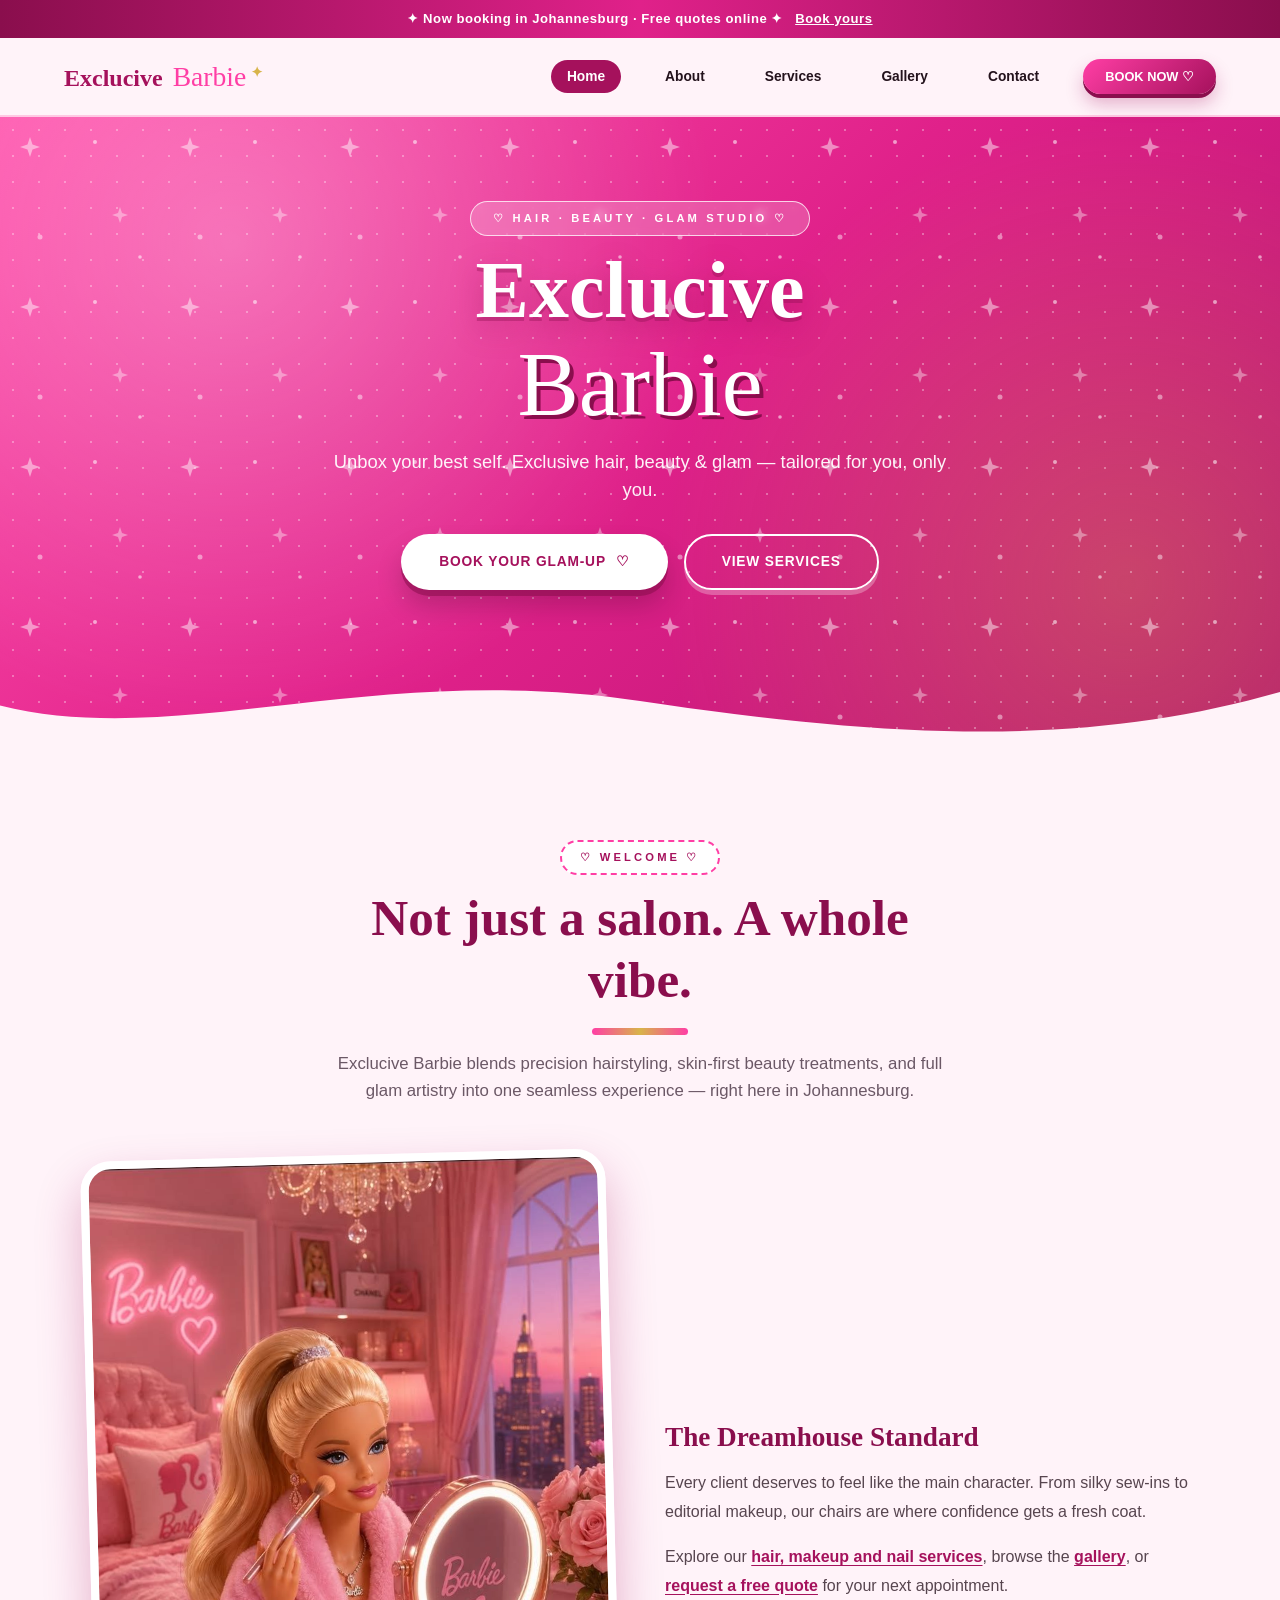
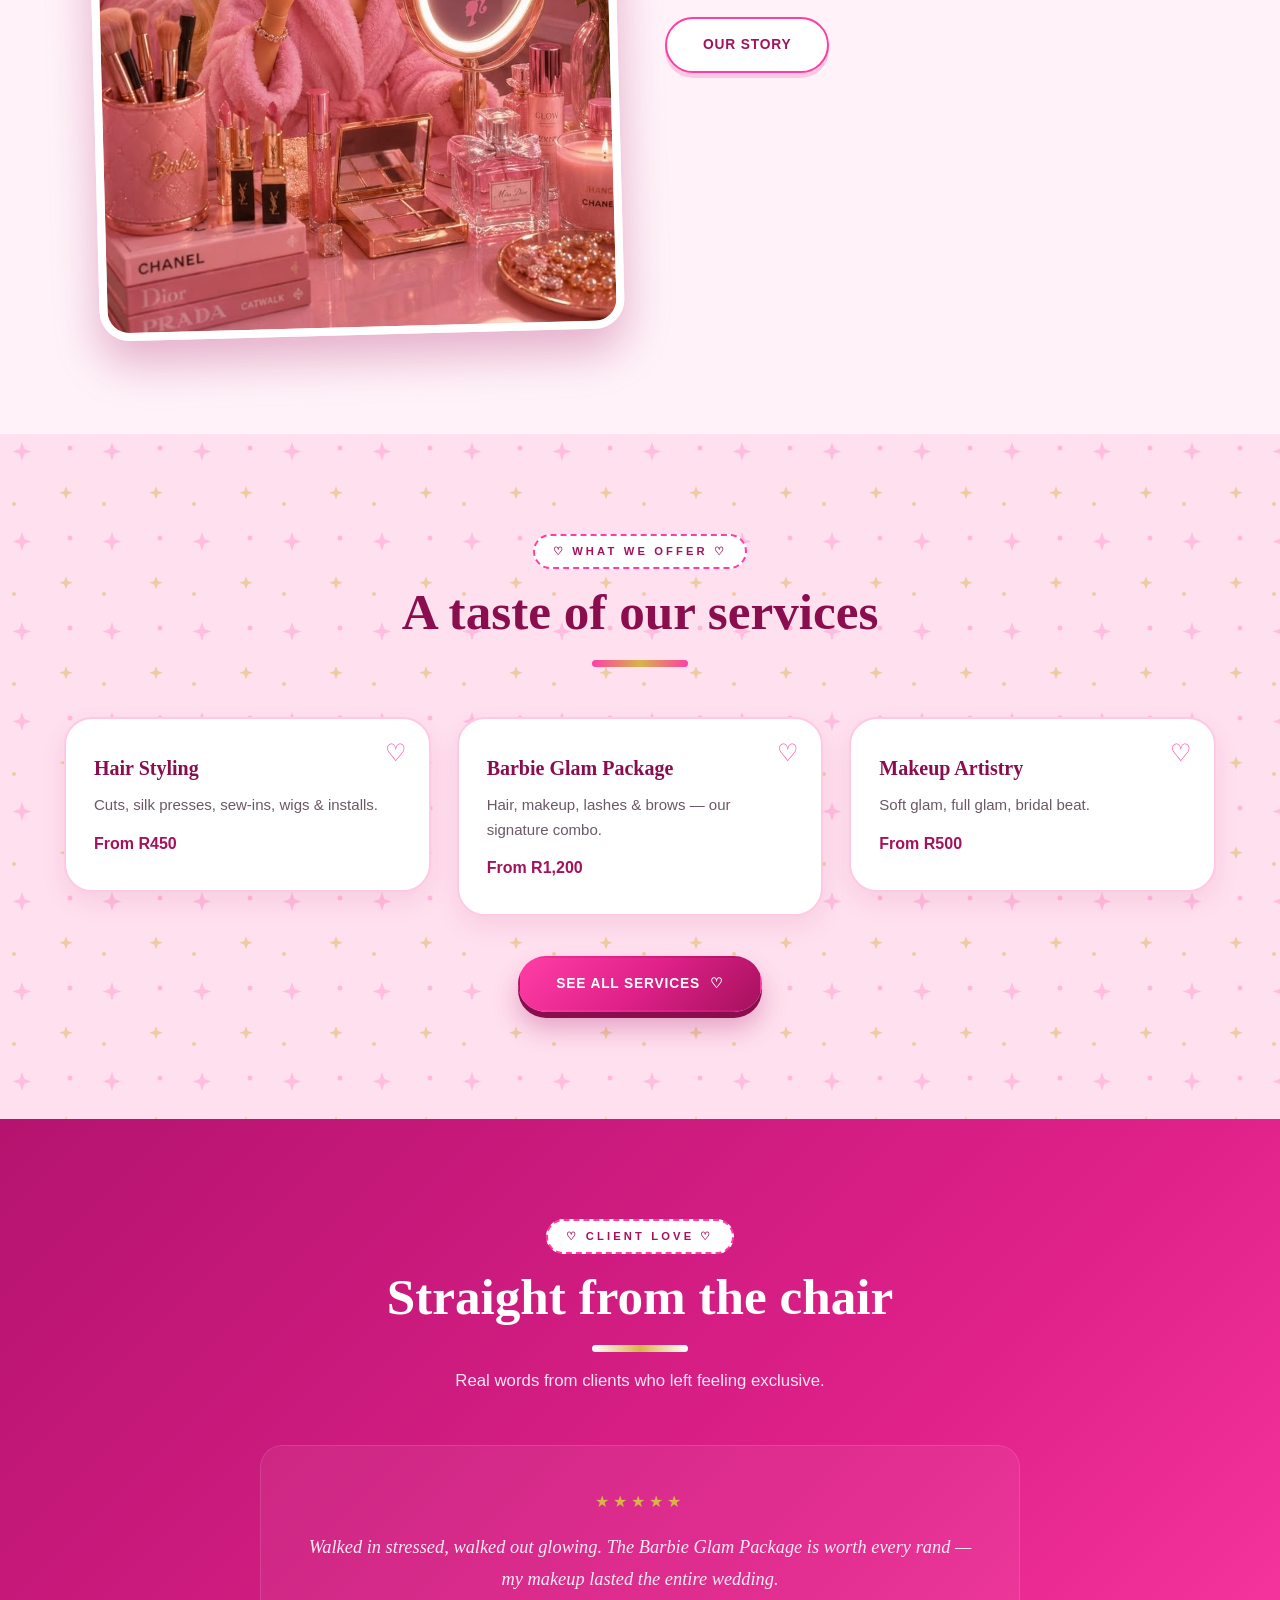
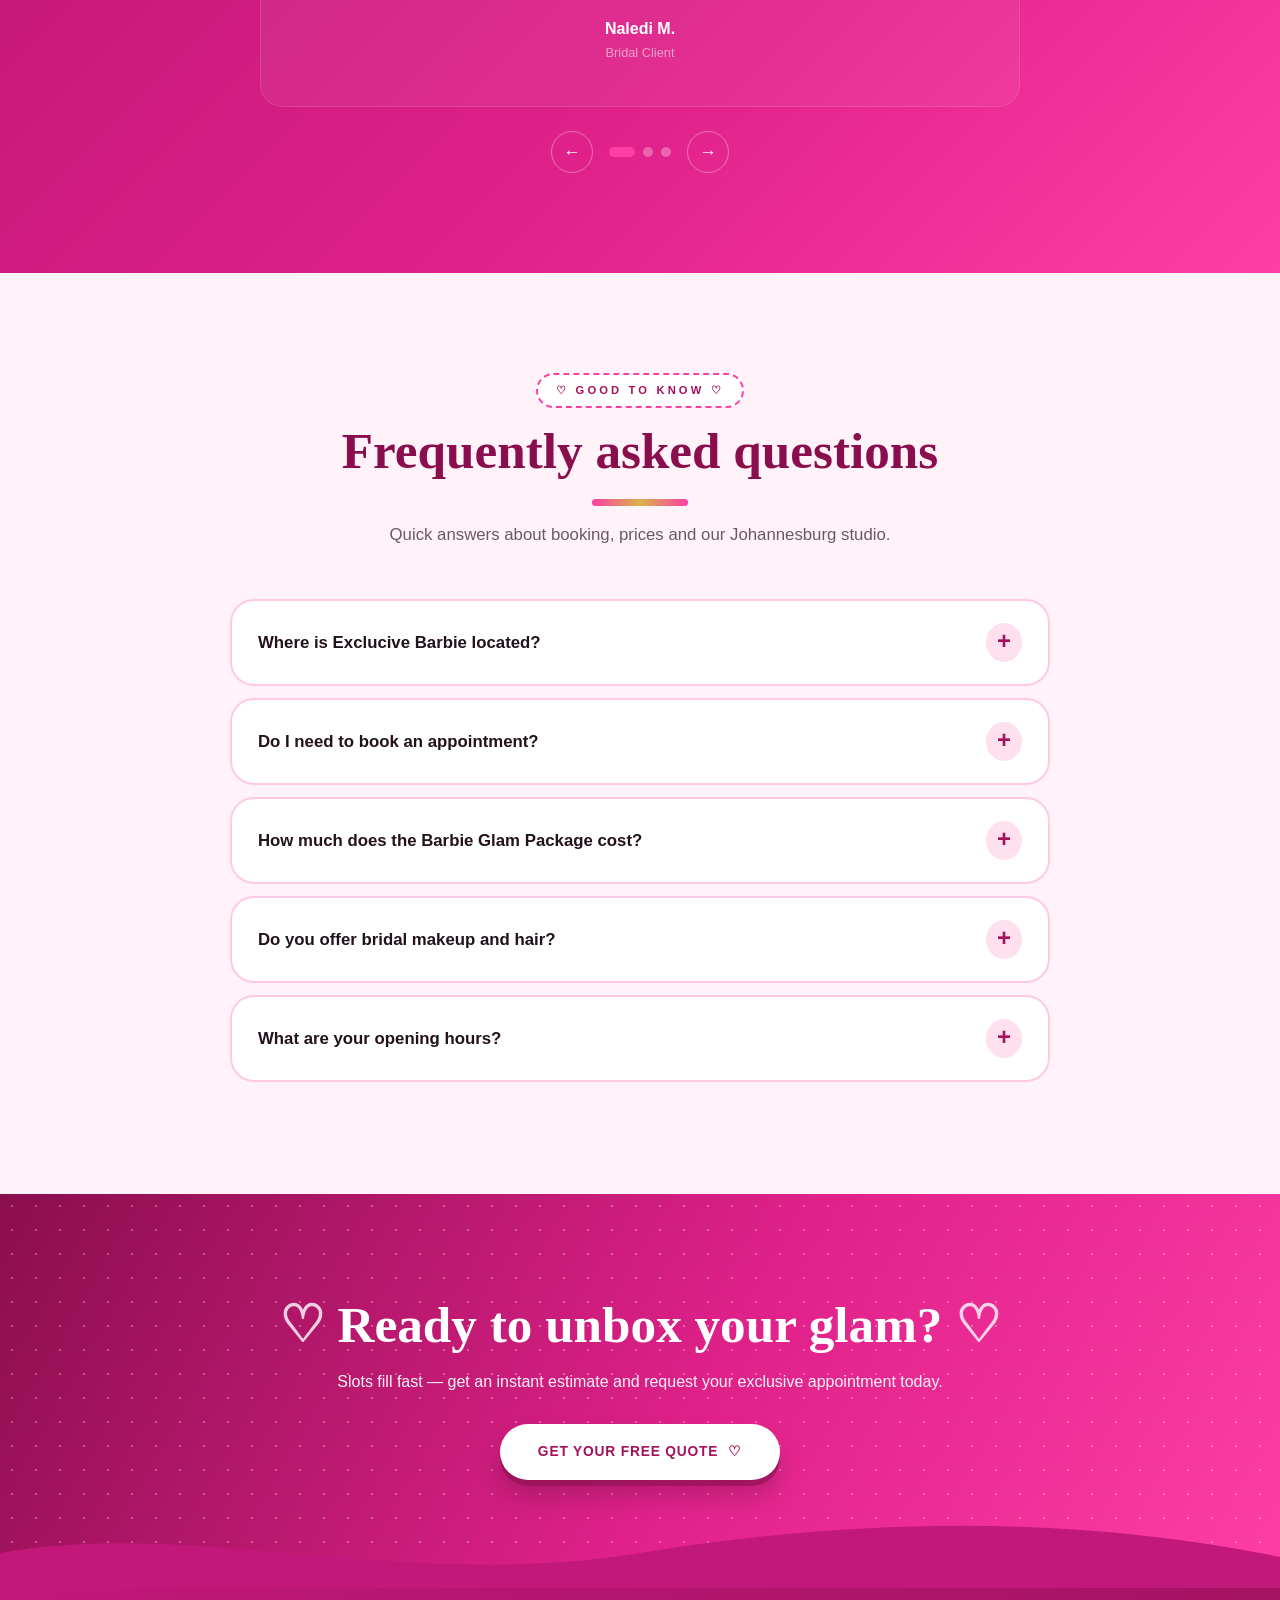
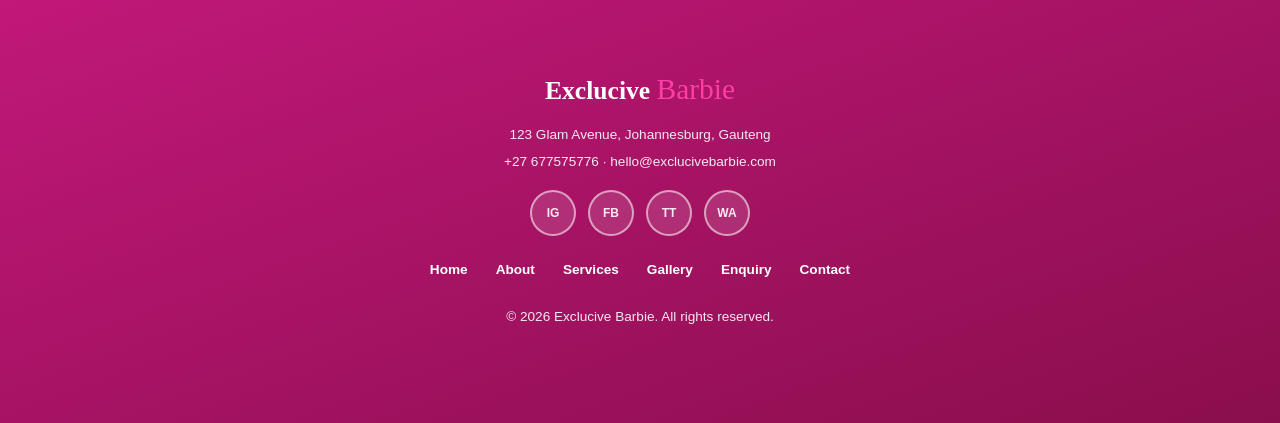
<file: index.html>
<!DOCTYPE html>
<html lang="en-ZA">

<head>
  <meta charset="UTF-8">
  <meta name="viewport" content="width=device-width, initial-scale=1.0">
  <title>Exclucive Barbie Johannesburg | Hair, Beauty &amp; Nail Studio</title>
  <meta name="description"
    content="Discover Exclucive Barbie, a Johannesburg beauty studio for silk presses, bridal glam, lashes and nails. Explore the studio and plan your visit.">
  <meta name="keywords"
    content="Johannesburg beauty studio, salon welcome, hair and nail care, beauty appointments, silk press, bridal glam, Exclucive Barbie">
  <meta name="author" content="Exclucive Barbie">
  <meta name="robots" content="index, follow">
  <meta name="theme-color" content="#A5115C">
  <meta http-equiv="Content-Security-Policy"
    content="default-src 'self'; script-src 'self' https://unpkg.com; style-src 'self' 'unsafe-inline' https://fonts.googleapis.com https://unpkg.com; font-src https://fonts.gstatic.com; img-src 'self' data: https://*.openstreetmap.org https://unpkg.com; connect-src 'self'; object-src 'none'; base-uri 'self'; form-action 'self' mailto:">
  <meta name="referrer" content="strict-origin-when-cross-origin">
  <link rel="canonical" href="https://exclucive-barbie.netlify.app/">
  <link rel="icon" href="favicon.svg" type="image/svg+xml">
  <meta property="og:type" content="website">
  <meta property="og:site_name" content="Exclucive Barbie">
  <meta property="og:title" content="Exclucive Barbie Johannesburg | Hair, Beauty &amp; Nail Studio">
  <meta property="og:description"
    content="Discover Exclucive Barbie, a Johannesburg beauty studio for silk presses, bridal glam, lashes and nails. Explore the studio and plan your visit.">
  <meta property="og:url" content="https://exclucive-barbie.netlify.app/">
  <meta property="og:locale" content="en_ZA">
  <meta name="twitter:card" content="summary">
  <link rel="preconnect" href="https://fonts.googleapis.com">
  <link rel="preconnect" href="https://fonts.gstatic.com" crossorigin>
  <link
    href="https://fonts.googleapis.com/css2?family=Bodoni+Moda:ital,opsz,wght@0,6..96,400..900;1,6..96,400..900&family=Manrope:wght@400;500;600;700;800&family=Pacifico&display=swap"
    rel="stylesheet">
  <link rel="stylesheet" href="./css/styles.css">
  <noscript>
    <style>
      .accordion-panel {
        grid-template-rows: 1fr
      }
    </style>
  </noscript>
  <script
    type="application/ld+json">{"@context": "https://schema.org", "@type": "HairSalon", "name": "Exclucive Barbie", "description": "Luxury hair salon, makeup and nail studio in Johannesburg.", "url": "https://exclucive-barbie.netlify.app/", "telephone": "+27 677575776", "email": "hello@exclucivebarbie.com", "priceRange": "R280 - R1,200", "address": {"@type": "PostalAddress", "streetAddress": "123 Glam Avenue", "addressLocality": "Johannesburg", "addressRegion": "Gauteng", "addressCountry": "ZA"}, "geo": {"@type": "GeoCoordinates", "latitude": -26.2041, "longitude": 28.0473}, "openingHoursSpecification": [{"@type": "OpeningHoursSpecification", "dayOfWeek": ["Monday", "Tuesday", "Wednesday", "Thursday", "Friday"], "opens": "09:00", "closes": "18:00"}, {"@type": "OpeningHoursSpecification",("dayOfWeek": "Saturday",("opens":("08:00",("closes":("17:00"}], "sameAs": ["https://www.instagram.com/", "https://www.facebook.com/",("https://www.tiktok.com/"]}</script>
  <script
    type="application/ld+json">"@context": "https://schema.org", "@type": "WebSite", "name": "Exclucive Barbie", "url": "https://exclucive-barbie.netlify.app/", "potentialAction": {"@type": "SearchAction", "target": "https://exclucive-barbie.netlify.app/?s={search_term_string}", "query-input": "required name=search_term_string"}}</script>
</head>
<a href="#main" class="skip-link">Skip to main content</a>
<div class="topbar">✦ Now booking in Johannesburg · Free quotes online ✦ <a href="enquiry.html">Book yours</a></div>
<header class="site-header">
  <a href="index.html" class="logo" aria-label="Exclucive Barbie — home">Exclucive <span>Barbie</span></a>
  <button class="menu-btn" type="button" aria-label="Toggle menu" aria-expanded="false"
    aria-controls="nav-list"><span></span><span></span><span></span></button>
  <nav aria-label="Main navigation">
    <ul id="nav-list">
      <li><a href="index.html" aria-current="page">Home</a></li>
      <li><a href="about.html">About</a></li>
      <li><a href="service.html">Services</a></li>
      <li><a href="gallery.html">Gallery</a></li>
      <li><a href="contact.html">Contact</a></li>
      <li><a href="enquiry.html" class="nav-cta">Book Now</a></li>
    </ul>
  </nav>
</header>

<main id="main">
  <section class="page-hero">
    <span class="eyebrow">Hair · Beauty · Glam Studio</span>
    <h1>Exclucive <span class="script">Barbie</span></h1>
    <p>Unbox your best self. Exclusive hair, beauty &amp; glam — tailored for you, only you.</p>
    <div class="hero-ctas">
      <a href="enquiry.html" class="btn-light">Book Your Glam-Up</a>
      <a href="service.html" class="btn-outline-light">View Services</a>
    </div>
  </section>

  <section class="white-bg" aria-labelledby="welcome-title">
    <div class="section-head">
      <span class="eyebrow">Welcome</span>
      <h2 id="welcome-title">Not just a salon. A whole vibe.</h2>
      <p>Exclucive Barbie blends precision hairstyling, skin-first beauty treatments, and full glam artistry into one
        seamless experience — right here in Johannesburg.</p>
    </div>
    <div class="grid-2">
      <img src="images/studio-vanity.jpg"
        alt="Barbie-inspired pink glam vanity with makeup brushes, lighted mirror and perfume" width="736" height="1104"
        class="photo" loading="lazy" decoding="async">
      <div>
        <h3 class="lead-title">The Dreamhouse Standard</h3>
        <p class="body-copy">Every client deserves to feel like the main character. From silky sew-ins to editorial
          makeup, our chairs are where confidence gets a fresh coat.</p>
        <p class="body-copy">Explore our <a href="service.html">hair, makeup and nail services</a>, browse the <a
            href="gallery.html">gallery</a>, or <a href="enquiry.html">request a free quote</a> for your next
          appointment.</p>
        <a href="about.html" class="btn-outline">Our Story</a>
      </div>
    </div>
  </section>

  <section class="blush-bg" aria-labelledby="offer-title">
    <div class="section-head">
      <span class="eyebrow">What We Offer</span>
      <h2 id="offer-title">A taste of our services</h2>
    </div>
    <div class="grid-3">
      <article class="card">
        <h3>Hair Styling</h3>
        <p>Cuts, silk presses, sew-ins, wigs & installs.</p>
        <span class="price">From R450</span>
      </article>
      <article class="card">
        <h3>Barbie Glam Package</h3>
        <p>Hair, makeup, lashes & brows — our signature combo.</p>
        <span class="price">From R1,200</span>
      </article>
      <article class="card">
        <h3>Makeup Artistry</h3>
        <p>Soft glam, full glam, bridal beat.</p>
        <span class="price">From R500</span>
      </article>
    </div>
    <div class="center-cta"><a href="service.html" class="btn-solid">See All Services</a></div>
  </section>

  <section class="dark-bg" aria-labelledby="love-title">
    <div class="section-head">
      <span class="eyebrow">Client Love</span>
      <h2 id="love-title">Straight from the chair</h2>
      <p>Real words from clients who left feeling exclusive.</p>
    </div>
    <div id="testimonial-slider" class="t-slider">
      <div class="t-static">
        <figure class="t-card">
          <div class="stars" role="img" aria-label="5 out of 5 stars">★★★★★</div>
          <blockquote>
            <p>Walked in stressed, walked out glowing. The Barbie Glam Package is worth every rand — my makeup lasted
              the entire wedding.</p>
          </blockquote>
          <figcaption><span class="t-name">Naledi M.</span><span class="t-role">Bridal Client</span></figcaption>
        </figure>
        <figure class="t-card">
          <div class="stars" role="img" aria-label="5 out of 5 stars">★★★★★</div>
          <blockquote>
            <p>My silk press has never laid this flat. The attention to detail here is unmatched, and the studio itself
              is so pretty to sit in.</p>
          </blockquote>
          <figcaption><span class="t-name">Amara K.</span><span class="t-role">Regular Client</span></figcaption>
        </figure>
        <figure class="t-card">
          <div class="stars" role="img" aria-label="5 out of 5 stars">★★★★★</div>
          <blockquote>
            <p>Booked the lash + brow combo and haven't looked back. Friendly team, spotless studio, always on time.</p>
          </blockquote>
          <figcaption><span class="t-name">Rethabile S.</span><span class="t-role">New Client</span></figcaption>
        </figure>
      </div>
    </div>
  </section>

  <section class="white-bg" aria-labelledby="faq-title">
    <div class="section-head">
      <span class="eyebrow">Good To Know</span>
      <h2 id="faq-title">Frequently asked questions</h2>
      <p>Quick answers about booking, prices and our Johannesburg studio.</p>
    </div>
    <div class="accordion">
      <div class="accordion-item">
        <h3><button class="accordion-btn" type="button" id="faq-b1" aria-expanded="false" aria-controls="faq-p1">Where
            is Exclucive Barbie located?</button></h3>
        <div class="accordion-panel" id="faq-p1" role="region" aria-labelledby="faq-b1">
          <div class="accordion-inner">
            <p>We are a hair, makeup and nail studio at 123 Glam Avenue, Johannesburg, Gauteng. You can find us on the
              interactive map on our contact page.</p>
          </div>
        </div>
      </div>
      <div class="accordion-item">
        <h3><button class="accordion-btn" type="button" id="faq-b2" aria-expanded="false" aria-controls="faq-p2">Do I
            need to book an appointment?</button></h3>
        <div class="accordion-panel" id="faq-p2" role="region" aria-labelledby="faq-b2">
          <div class="accordion-inner">
            <p>Yes — appointments keep every service unhurried. Use our enquiry page to get an instant estimate and
              request your slot, and we will confirm within 24 hours.</p>
          </div>
        </div>
      </div>
      <div class="accordion-item">
        <h3><button class="accordion-btn" type="button" id="faq-b3" aria-expanded="false" aria-controls="faq-p3">How
            much does the Barbie Glam Package cost?</button></h3>
        <div class="accordion-panel" id="faq-p3" role="region" aria-labelledby="faq-b3">
          <div class="accordion-inner">
            <p>The Barbie Glam Package starts from R1,200 and combines hair, makeup, lashes and brows in one appointment
              of about 4 hours.</p>
          </div>
        </div>
      </div>
      <div class="accordion-item">
        <h3><button class="accordion-btn" type="button" id="faq-b4" aria-expanded="false" aria-controls="faq-p4">Do you
            offer bridal makeup and hair?</button></h3>
        <div class="accordion-panel" id="faq-p4" role="region" aria-labelledby="faq-b4">
          <div class="accordion-inner">
            <p>Yes. Our makeup artistry service includes a bridal beat, and the Barbie Glam Package is our most-booked
              option for weddings and big events.</p>
          </div>
        </div>
      </div>
      <div class="accordion-item">
        <h3><button class="accordion-btn" type="button" id="faq-b5" aria-expanded="false" aria-controls="faq-p5">What
            are your opening hours?</button></h3>
        <div class="accordion-panel" id="faq-p5" role="region" aria-labelledby="faq-b5">
          <div class="accordion-inner">
            <p>We are open Monday to Friday 9am to 6pm, Saturday 8am to 5pm, and Sunday by appointment.</p>
          </div>
        </div>
      </div>
    </div>
  </section>

  <section class="band-bg">
    <h2>Ready to unbox your glam?</h2>
    <p>Slots fill fast — get an instant estimate and request your exclusive appointment today.</p>
    <a href="enquiry.html" class="btn-light">Get Your Free Quote</a>
  </section>
</main>

<footer>
  <div class="footer-logo">Exclucive <span>Barbie</span></div>
  <address style="font-style:normal">
    <p>123 Glam Avenue, Johannesburg, Gauteng</p>
    <p><a href="tel:+27677575776">+27 677575776</a> · <a
        href="mailto:hello@exclucivebarbie.com">hello@exclucivebarbie.com</a></p>
  </address>
  <div class="socials"><a href="https://www.instagram.com/" target="_blank" rel="noopener noreferrer"
      aria-label="Instagram (opens in a new tab)">IG</a><a href="https://www.facebook.com/" target="_blank"
      rel="noopener noreferrer" aria-label="Facebook (opens in a new tab)">FB</a><a href="https://www.tiktok.com/"
      target="_blank" rel="noopener noreferrer" aria-label="TikTok (opens in a new tab)">TT</a><a
      href="https://wa.me/27677575776" target="_blank" rel="noopener noreferrer"
      aria-label="WhatsApp (opens in a new tab)">WA</a></div>
  <nav class="foot-links" aria-label="Footer navigation">
    <a href="index.html">Home</a><a href="about.html">About</a><a href="service.html">Services</a><a
      href="gallery.html">Gallery</a><a href="enquiry.html">Enquiry</a><a href="contact.html">Contact</a>
  </nav>
  <p>© <span data-year>2026</span> Exclucive Barbie. All rights reserved.</p>
</footer>
<script src="./js/data.js" defer></script>
<script src="./js/script.js" defer></script>
</body>

</html>
</file>
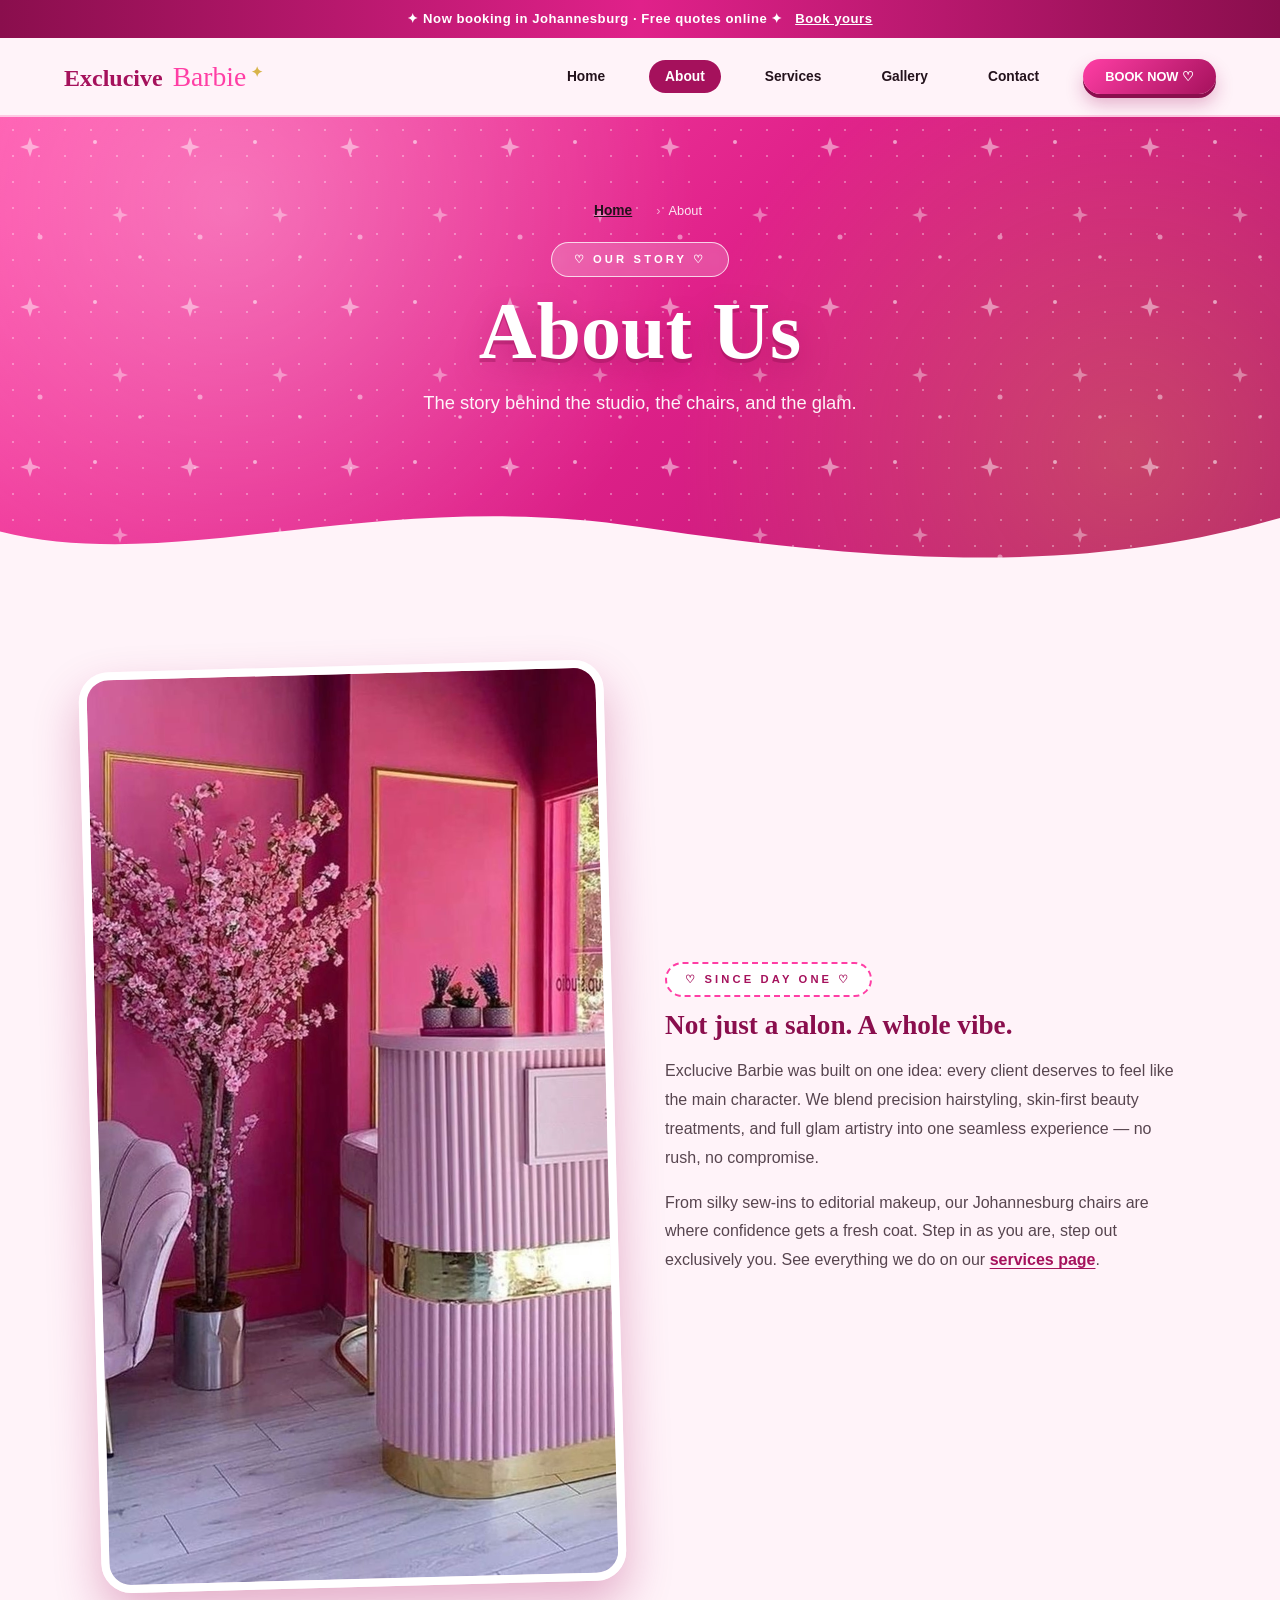
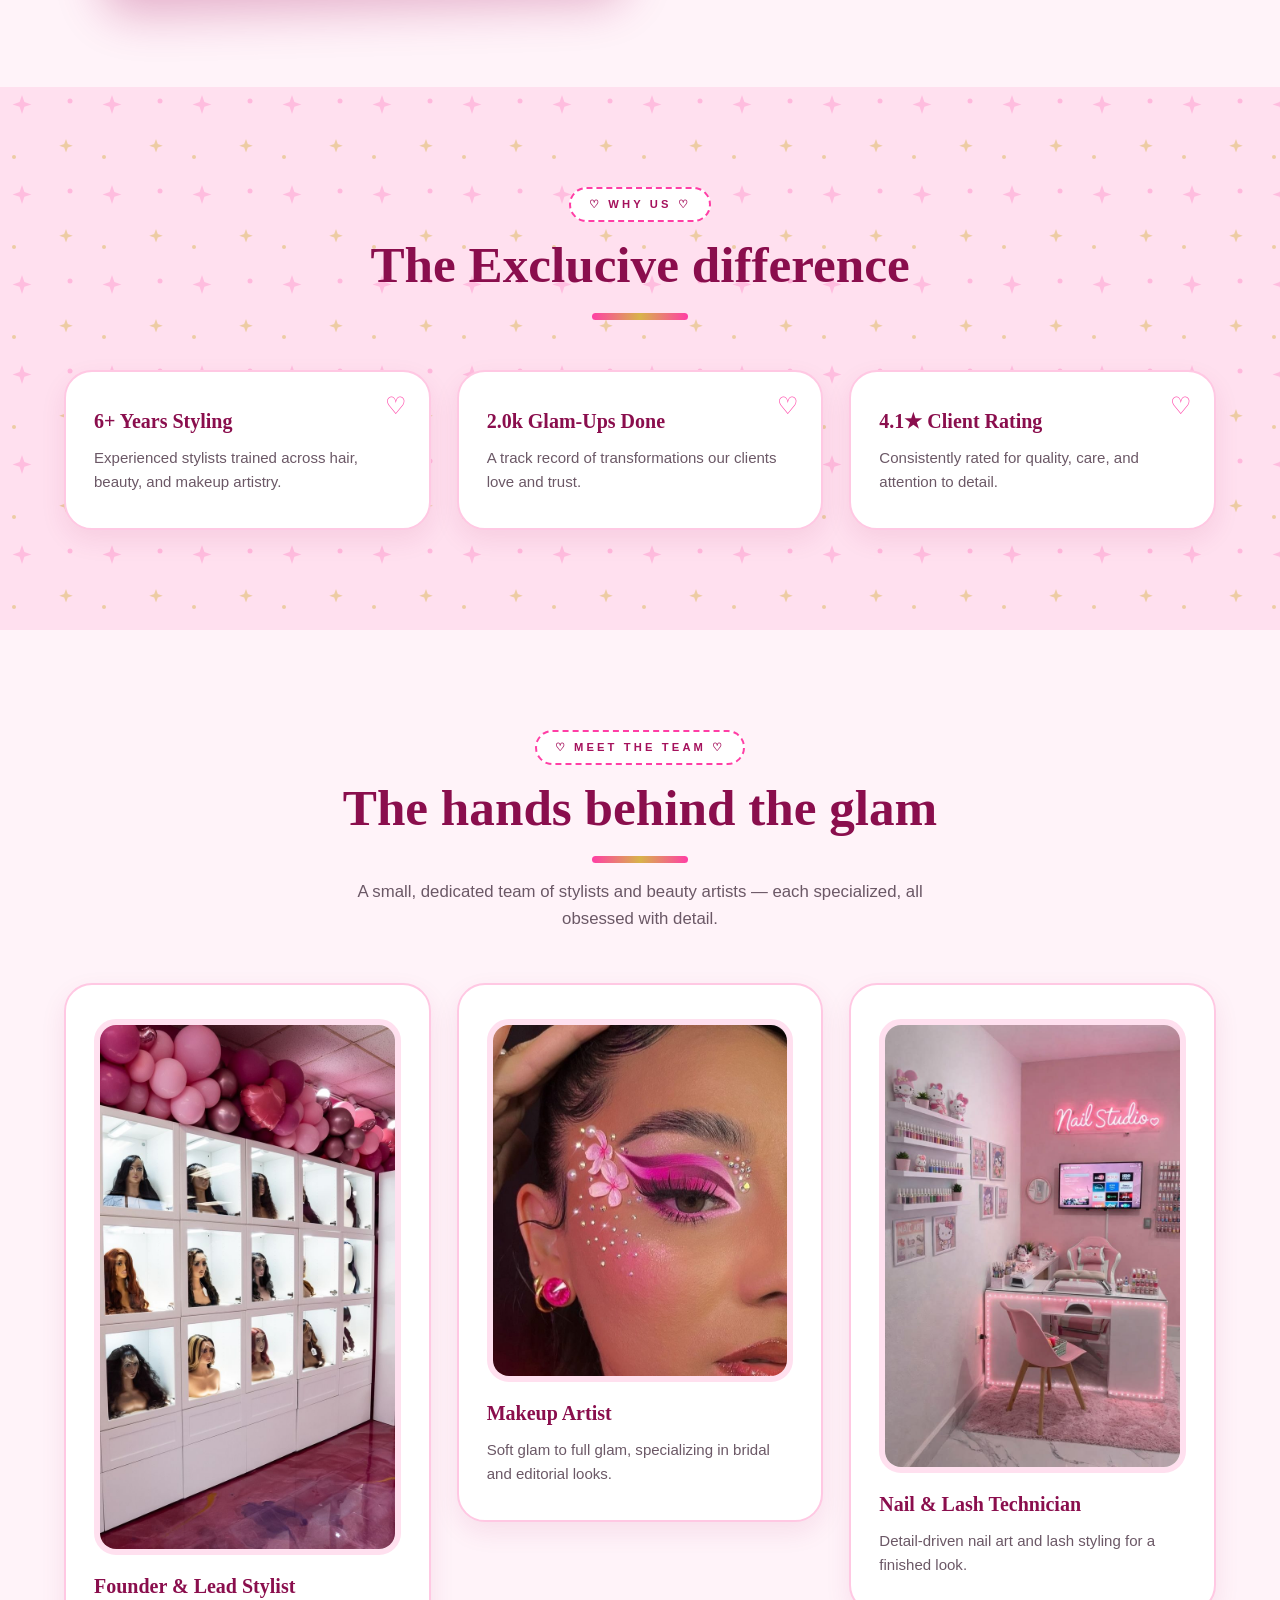
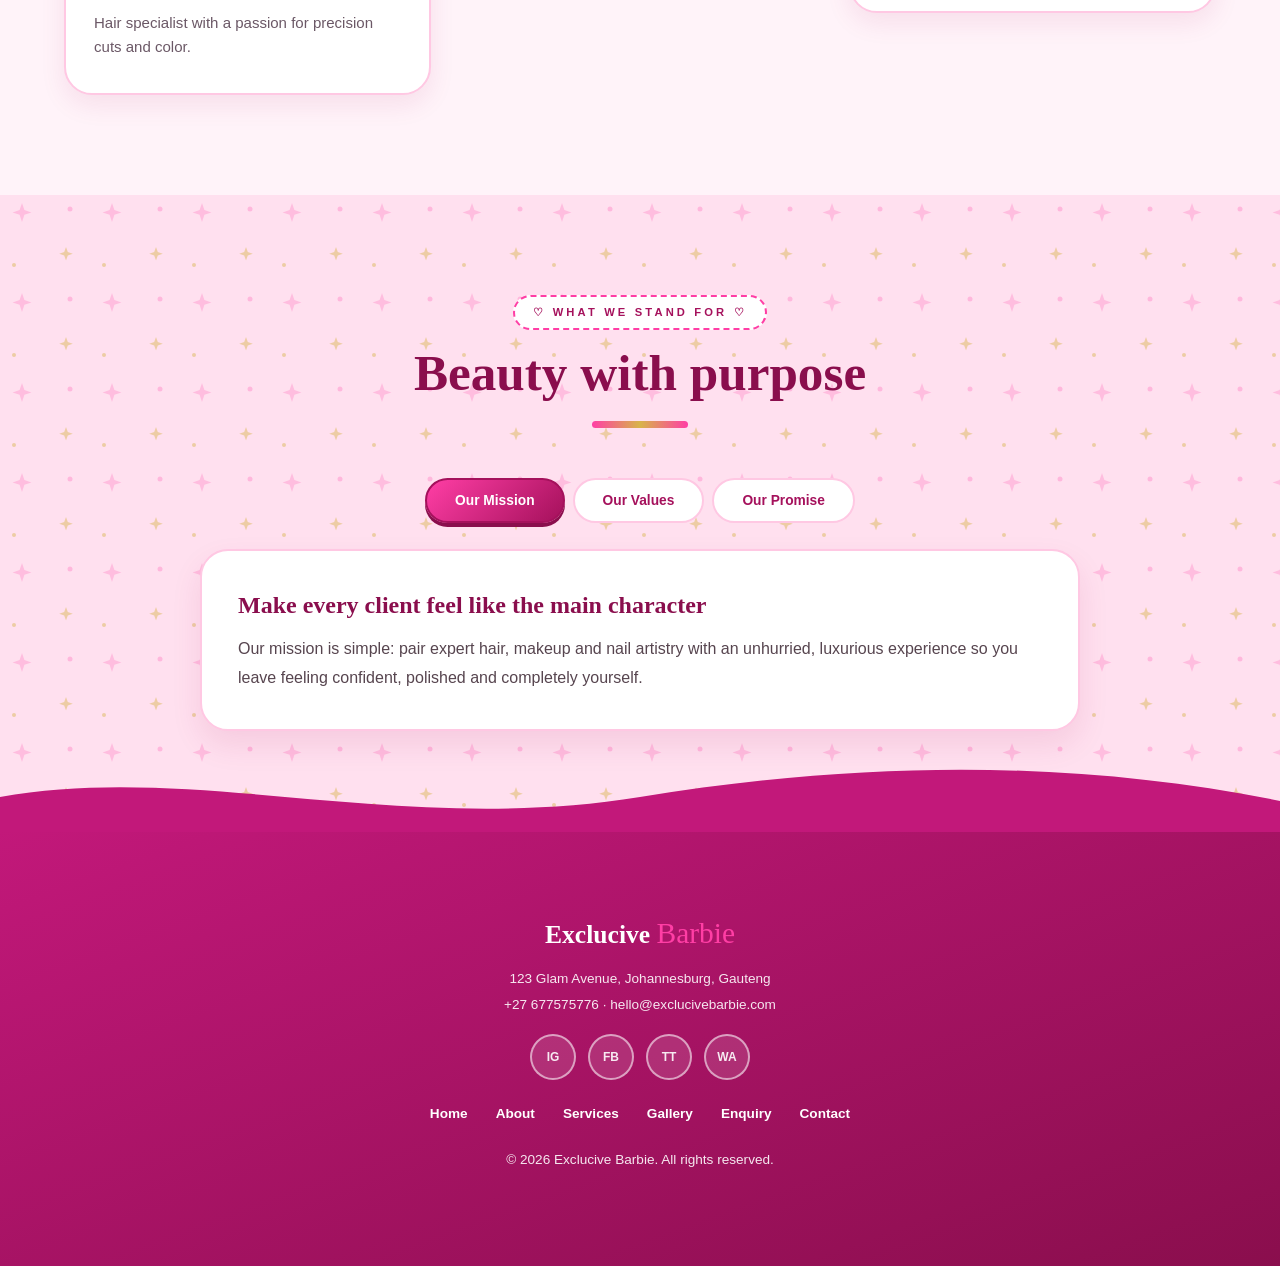
<file: about.html>
﻿<!DOCTYPE html>
<html lang="en-ZA">
<head>
<meta charset="UTF-8">
<meta name="viewport" content="width=device-width, initial-scale=1.0">
<title>About Exclucive Barbie | Johannesburg Hair &amp; Beauty Studio</title>
<meta name="description" content="Meet the Exclucive Barbie team — stylists, makeup artists and nail technicians creating bespoke hair and beauty looks in Johannesburg.">
<meta name="keywords" content="about Exclucive Barbie, hair stylist Johannesburg, makeup artist, nail technician, beauty studio team">
<meta name="author" content="Exclucive Barbie">
<meta name="robots" content="index, follow">
<meta name="theme-color" content="#A5115C">
<meta http-equiv="Content-Security-Policy" content="default-src 'self'; script-src 'self' https://unpkg.com; style-src 'self' 'unsafe-inline' https://fonts.googleapis.com https://unpkg.com; font-src https://fonts.gstatic.com; img-src 'self' data: https://*.openstreetmap.org https://unpkg.com; connect-src 'self'; object-src 'none'; base-uri 'self'; form-action 'self' mailto:">
<meta name="referrer" content="strict-origin-when-cross-origin">
<link rel="canonical" href="https://exclucive-barbie.netlify.app/about.html">
<link rel="icon" href="favicon.svg" type="image/svg+xml">
<meta property="og:type" content="website">
<meta property="og:site_name" content="Exclucive Barbie">
<meta property="og:title" content="About Exclucive Barbie | Johannesburg Hair &amp; Beauty Studio">
<meta property="og:description" content="Meet the Exclucive Barbie team — stylists, makeup artists and nail technicians creating bespoke hair and beauty looks in Johannesburg.">
<meta property="og:url" content="https://exclucive-barbie.netlify.app/about.html">
<meta property="og:locale" content="en_ZA">
<meta name="twitter:card" content="summary">
<link rel="preconnect" href="https://fonts.googleapis.com">
<link rel="preconnect" href="https://fonts.gstatic.com" crossorigin>
<link href="https://fonts.googleapis.com/css2?family=Bodoni+Moda:ital,opsz,wght@0,6..96,400..900;1,6..96,400..900&family=Manrope:wght@400;500;600;700;800&family=Pacifico&display=swap" rel="stylesheet">
<link rel="stylesheet" href="./css/styles.css">
</head>
<body>
<a href="#main" class="skip-link">Skip to main content</a>
<div class="topbar">✦ Now booking in Johannesburg · Free quotes online ✦ <a href="enquiry.html">Book yours</a></div>
<header class="site-header">
  <a href="index.html" class="logo" aria-label="Exclucive Barbie — home">Exclucive <span>Barbie</span></a>
  <button class="menu-btn" type="button" aria-label="Toggle menu" aria-expanded="false" aria-controls="nav-list"><span></span><span></span><span></span></button>
  <nav aria-label="Main navigation">
    <ul id="nav-list"><li><a href="index.html">Home</a></li><li><a href="about.html" aria-current="page">About</a></li><li><a href="service.html">Services</a></li><li><a href="gallery.html">Gallery</a></li><li><a href="contact.html">Contact</a></li><li><a href="enquiry.html" class="nav-cta">Book Now</a></li></ul>
  </nav>
</header>

<main id="main">
<section class="page-hero">
  <nav class="breadcrumb" aria-label="Breadcrumb"><ol><li><a href="index.html">Home</a></li><li aria-current="page">About</li></ol></nav>
  <span class="eyebrow">Our Story</span>
  <h1>About Us</h1>
  <p>The story behind the studio, the chairs, and the glam.</p>
</section>

<section class="white-bg" aria-labelledby="story-title">
  <div class="grid-2">
    <img src="images/about-story.jpg" alt="Pink salon reception desk with a cherry blossom tree and gold wall frames at Exclucive Barbie" width="736" height="1308" class="photo" loading="lazy" decoding="async">
    <div>
      <span class="eyebrow">Since Day One</span>
      <h2 id="story-title" class="lead-title">Not just a salon. A whole vibe.</h2>
      <p class="body-copy">Exclucive Barbie was built on one idea: every client deserves to feel like the main character. We blend precision hairstyling, skin-first beauty treatments, and full glam artistry into one seamless experience — no rush, no compromise.</p>
      <p class="body-copy">From silky sew-ins to editorial makeup, our Johannesburg chairs are where confidence gets a fresh coat. Step in as you are, step out exclusively you. See everything we do on our <a href="service.html">services page</a>.</p>
    </div>
  </div>
</section>

<section class="blush-bg" aria-labelledby="why-title">
  <div class="section-head">
    <span class="eyebrow">Why Us</span>
    <h2 id="why-title">The Exclucive difference</h2>
  </div>
  <div class="grid-3">
    <article class="card">
      <h3><span data-count="7" data-suffix="+">7+</span> Years Styling</h3>
      <p>Experienced stylists trained across hair, beauty, and makeup artistry.</p>
    </article>
    <article class="card">
      <h3><span data-count="2.4" data-decimals="1" data-suffix="k">2.4k</span> Glam-Ups Done</h3>
      <p>A track record of transformations our clients love and trust.</p>
    </article>
    <article class="card">
      <h3><span data-count="4.9" data-decimals="1" data-suffix="★">4.9★</span> Client Rating</h3>
      <p>Consistently rated for quality, care, and attention to detail.</p>
    </article>
  </div>
</section>

<section class="white-bg" aria-labelledby="team-title">
  <div class="section-head">
    <span class="eyebrow">Meet The Team</span>
    <h2 id="team-title">The hands behind the glam</h2>
    <p>A small, dedicated team of stylists and beauty artists — each specialized, all obsessed with detail.</p>
  </div>
  <div class="grid-3">
    <article class="card">
      <img src="images/about-founder.jpg" alt="Wall of lit display cabinets showing styled wigs and lace-front hair units" width="736" height="1308" class="team-photo" loading="lazy" decoding="async">
      <h3>Founder &amp; Lead Stylist</h3>
      <p>Hair specialist with a passion for precision cuts and color.</p>
    </article>
    <article class="card">
      <img src="[data-uri]" alt="Pink graphic eyeliner makeup decorated with flowers and rhinestones" width="727" height="866" class="team-photo" loading="lazy" decoding="async">
      <h3>Makeup Artist</h3>
      <p>Soft glam to full glam, specializing in bridal and editorial looks.</p>
    </article>
    <article class="card">
      <img src="images/about-nails.jpg" alt="Pink nail studio station with neon sign, polish shelves and a styling chair" width="736" height="1104" class="team-photo" loading="lazy" decoding="async">
      <h3>Nail &amp; Lash Technician</h3>
      <p>Detail-driven nail art and lash styling for a finished look.</p>
    </article>
  </div>
</section>

<section class="blush-bg" aria-labelledby="stand-title">
  <div class="section-head">
    <span class="eyebrow">What We Stand For</span>
    <h2 id="stand-title">Beauty with purpose</h2>
  </div>
  <div class="tabs" data-tabs>
    <div class="tab-list" role="tablist" aria-label="Our philosophy">
      <button class="tab-btn" type="button" role="tab" id="tab-mission" aria-controls="panel-mission" aria-selected="true">Our Mission</button>
      <button class="tab-btn" type="button" role="tab" id="tab-values" aria-controls="panel-values" aria-selected="false" tabindex="-1">Our Values</button>
      <button class="tab-btn" type="button" role="tab" id="tab-promise" aria-controls="panel-promise" aria-selected="false" tabindex="-1">Our Promise</button>
    </div>
    <div class="tab-panel" role="tabpanel" id="panel-mission" aria-labelledby="tab-mission" tabindex="0">
      <h3>Make every client feel like the main character</h3>
      <p>Our mission is simple: pair expert hair, makeup and nail artistry with an unhurried, luxurious experience so you leave feeling confident, polished and completely yourself.</p>
    </div>
    <div class="tab-panel" role="tabpanel" id="panel-values" aria-labelledby="tab-values" tabindex="0" hidden>
      <h3>Detail, care and creativity</h3>
      <p>We obsess over detail, protect the health of your hair and skin, and celebrate bold creativity. Every look is customized — no two glam-ups should ever look the same.</p>
    </div>
    <div class="tab-panel" role="tabpanel" id="panel-promise" aria-labelledby="tab-promise" tabindex="0" hidden>
      <h3>No rush, no compromise</h3>
      <p>We promise clear pricing, honest advice and a spotless studio. If you are not happy, tell us before you leave and we will make it right. Ready? <a class="text-link" href="enquiry.html">Request your quote</a>.</p>
    </div>
  </div>
</section>
</main>

<footer>
  <div class="footer-logo">Exclucive <span>Barbie</span></div>
  <address style="font-style:normal">
    <p>123 Glam Avenue, Johannesburg, Gauteng</p>
    <p><a href="tel:+27677575776">+27 677575776</a> · <a href="mailto:hello@exclucivebarbie.com">hello@exclucivebarbie.com</a></p>
  </address>
  <div class="socials"><a href="https://www.instagram.com/" target="_blank" rel="noopener noreferrer" aria-label="Instagram (opens in a new tab)">IG</a><a href="https://www.facebook.com/" target="_blank" rel="noopener noreferrer" aria-label="Facebook (opens in a new tab)">FB</a><a href="https://www.tiktok.com/" target="_blank" rel="noopener noreferrer" aria-label="TikTok (opens in a new tab)">TT</a><a href="https://wa.me/27677575776" target="_blank" rel="noopener noreferrer" aria-label="WhatsApp (opens in a new tab)">WA</a></div>
  <nav class="foot-links" aria-label="Footer navigation">
    <a href="index.html">Home</a><a href="about.html">About</a><a href="service.html">Services</a><a href="gallery.html">Gallery</a><a href="enquiry.html">Enquiry</a><a href="contact.html">Contact</a>
  </nav>
  <p>© <span data-year>2026</span> Exclucive Barbie. All rights reserved.</p>
</footer>
<script src="./js/data.js" defer></script>
<script src="./js/script.js" defer></script>
</body>
</html>
</file>
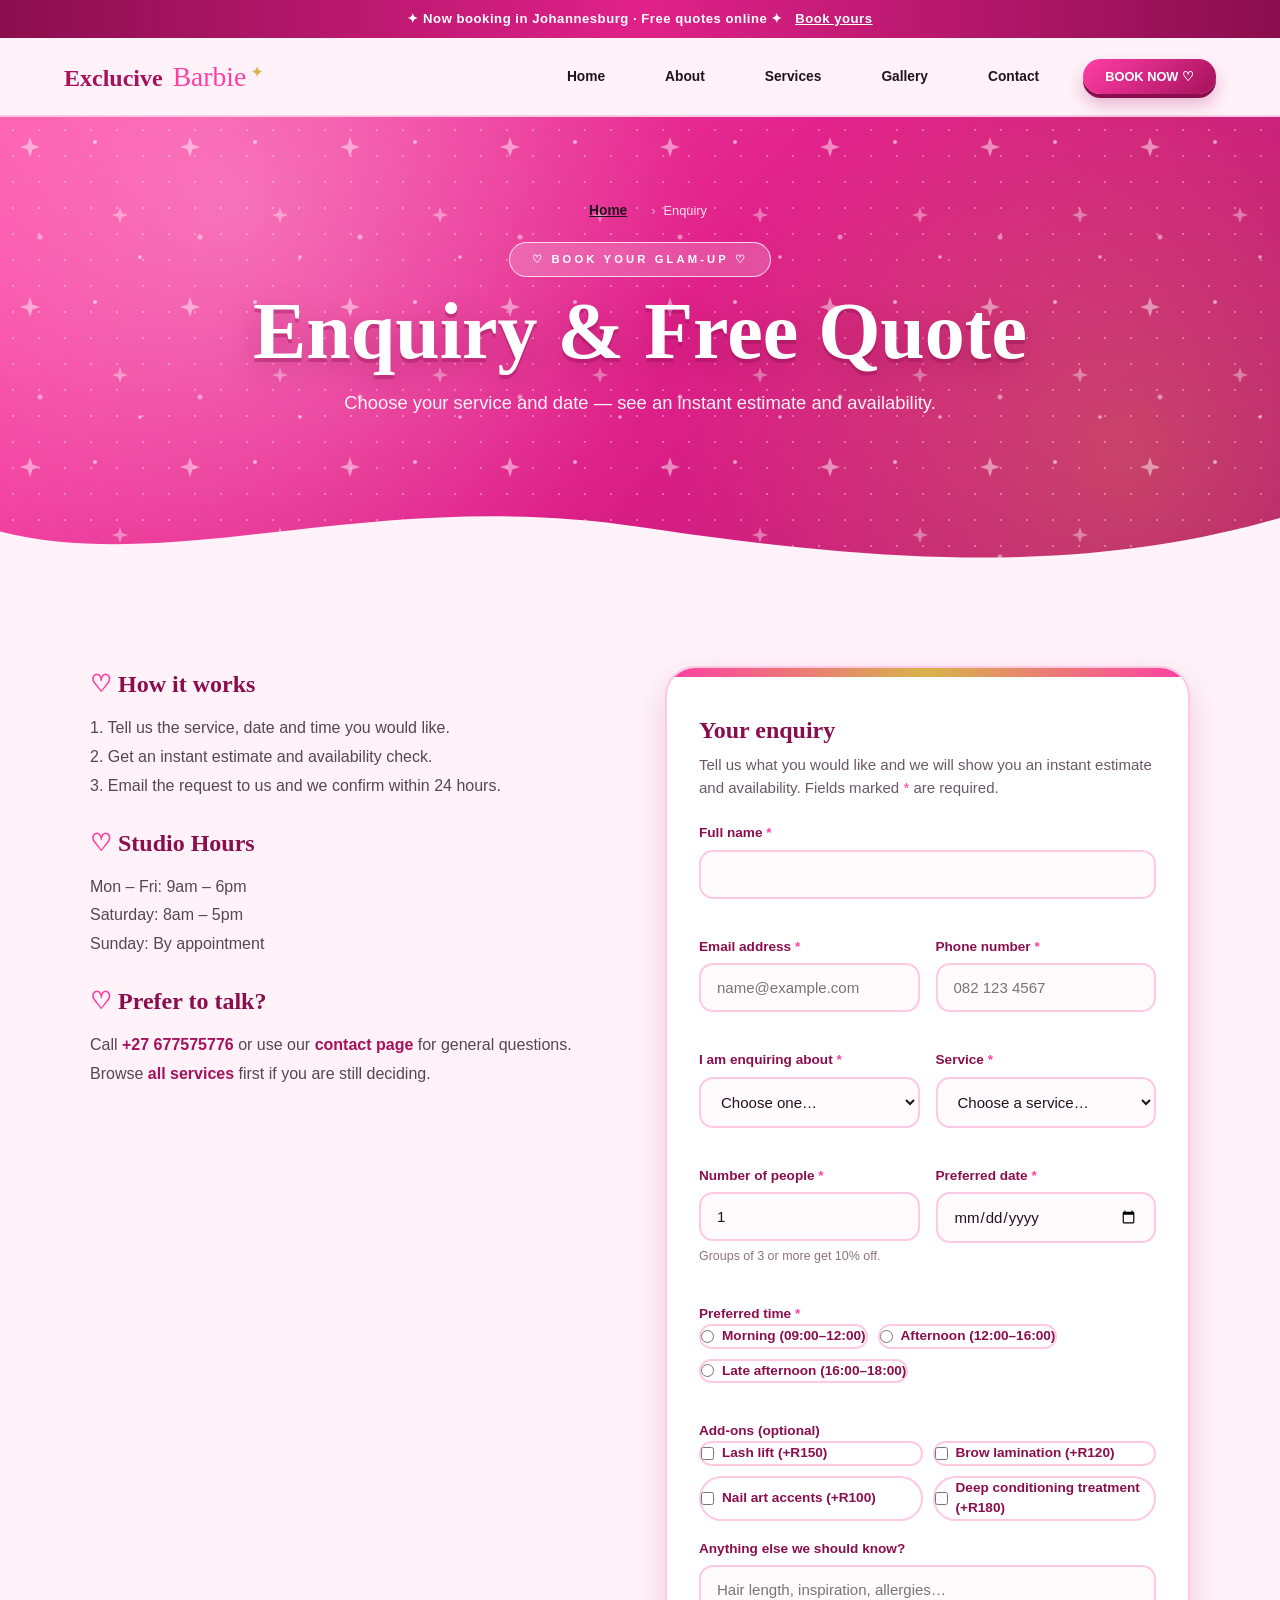
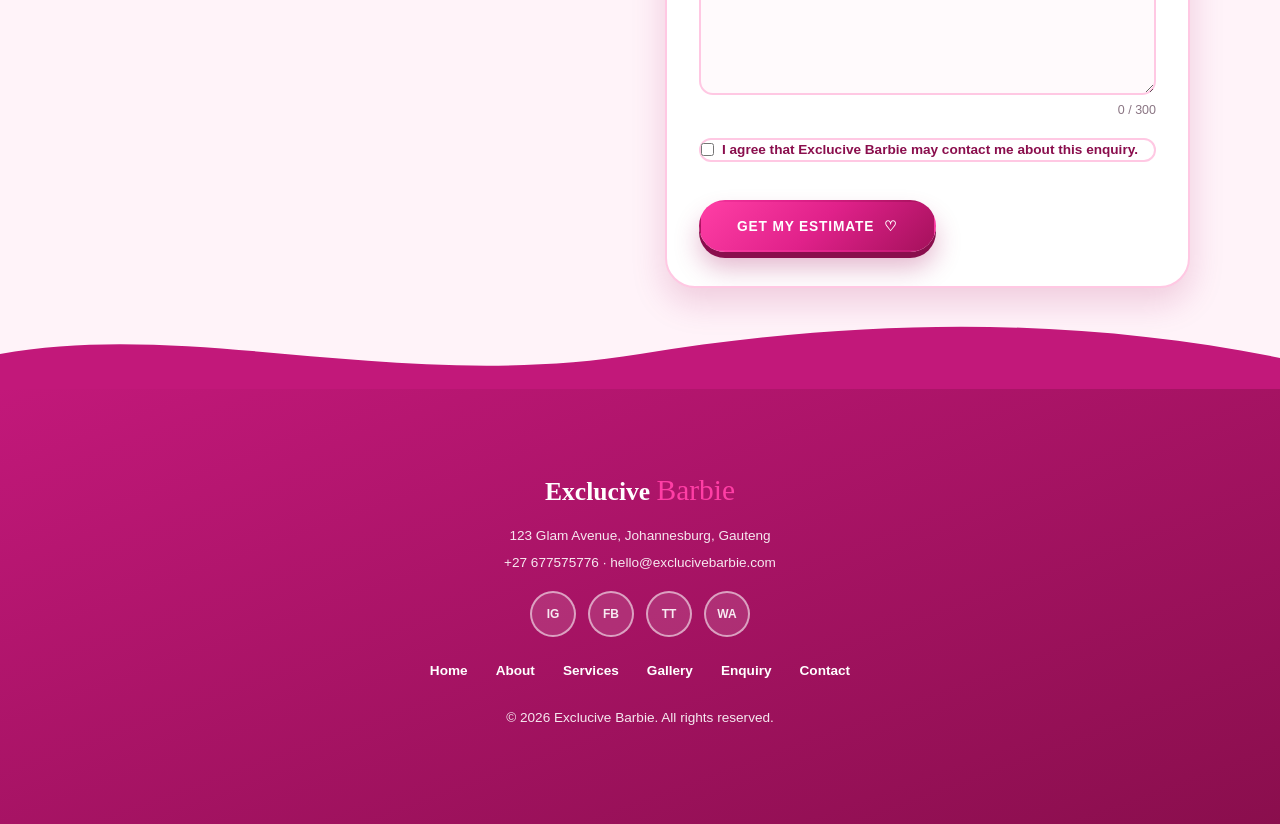
<file: enquiry.html>
﻿<!DOCTYPE html>
<html lang="en-ZA">
<head>
<meta charset="UTF-8">
<meta name="viewport" content="width=device-width, initial-scale=1.0">
<title>Enquiry &amp; Free Quote | Exclucive Barbie Johannesburg</title>
<meta name="description" content="Get an instant estimate and availability for hair, makeup, lashes and nails at Exclucive Barbie, Johannesburg. Request your appointment online.">
<meta name="keywords" content="book hair appointment Johannesburg, salon quote, bridal makeup booking, lash appointment, nail booking">
<meta name="author" content="Exclucive Barbie">
<meta name="robots" content="index, follow">
<meta name="theme-color" content="#A5115C">
<meta http-equiv="Content-Security-Policy" content="default-src 'self'; script-src 'self' https://unpkg.com; style-src 'self' 'unsafe-inline' https://fonts.googleapis.com https://unpkg.com; font-src https://fonts.gstatic.com; img-src 'self' data: https://*.openstreetmap.org https://unpkg.com; connect-src 'self'; object-src 'none'; base-uri 'self'; form-action 'self' mailto:">
<meta name="referrer" content="strict-origin-when-cross-origin">
<link rel="canonical" href="https://exclucive-barbie.netlify.app/enquiry.html">
<link rel="icon" href="favicon.svg" type="image/svg+xml">
<meta property="og:type" content="website">
<meta property="og:site_name" content="Exclucive Barbie">
<meta property="og:title" content="Enquiry &amp; Free Quote | Exclucive Barbie Johannesburg">
<meta property="og:description" content="Get an instant estimate and availability for hair, makeup, lashes and nails at Exclucive Barbie, Johannesburg. Request your appointment online.">
<meta property="og:url" content="https://exclucive-barbie.netlify.app/enquiry.html">
<meta property="og:locale" content="en_ZA">
<meta name="twitter:card" content="summary">
<link rel="preconnect" href="https://fonts.googleapis.com">
<link rel="preconnect" href="https://fonts.gstatic.com" crossorigin>
<link href="https://fonts.googleapis.com/css2?family=Bodoni+Moda:ital,opsz,wght@0,6..96,400..900;1,6..96,400..900&family=Manrope:wght@400;500;600;700;800&family=Pacifico&display=swap" rel="stylesheet">
<link rel="stylesheet" href="./css/styles.css">
</head>
<body>
<a href="#main" class="skip-link">Skip to main content</a>
<div class="topbar">✦ Now booking in Johannesburg · Free quotes online ✦ <a href="enquiry.html">Book yours</a></div>
<header class="site-header">
  <a href="index.html" class="logo" aria-label="Exclucive Barbie — home">Exclucive <span>Barbie</span></a>
  <button class="menu-btn" type="button" aria-label="Toggle menu" aria-expanded="false" aria-controls="nav-list"><span></span><span></span><span></span></button>
  <nav aria-label="Main navigation">
    <ul id="nav-list"><li><a href="index.html">Home</a></li><li><a href="about.html">About</a></li><li><a href="service.html">Services</a></li><li><a href="gallery.html">Gallery</a></li><li><a href="contact.html">Contact</a></li><li><a href="enquiry.html" class="nav-cta" aria-current="page">Book Now</a></li></ul>
  </nav>
</header>

<main id="main">
<section class="page-hero">
  <nav class="breadcrumb" aria-label="Breadcrumb"><ol><li><a href="index.html">Home</a></li><li aria-current="page">Enquiry</li></ol></nav>
  <span class="eyebrow">Book Your Glam-Up</span>
  <h1>Enquiry &amp; Free Quote</h1>
  <p>Choose your service and date — see an instant estimate and availability.</p>
</section>

<section class="white-bg" aria-labelledby="enquiry-title">
  <div class="contact-grid">
    <div>
      <div class="info-block">
        <h2 id="enquiry-title">How it works</h2>
        <p>1. Tell us the service, date and time you would like.<br>2. Get an instant estimate and availability check.<br>3. Email the request to us and we confirm within 24 hours.</p>
      </div>
      <div class="info-block">
        <h2>Studio Hours</h2>
        <p>Mon – Fri: 9am – 6pm<br>Saturday: 8am – 5pm<br>Sunday: By appointment</p>
      </div>
      <div class="info-block">
        <h2>Prefer to talk?</h2>
        <p>Call <a href="tel:+27677575776">+27 677575776</a> or use our <a href="contact.html">contact page</a> for general questions. Browse <a href="service.html">all services</a> first if you are still deciding.</p>
      </div>
    </div>
    <div>
<form id="enquiry-form" class="form-card" action="mailto:hello@exclucivebarbie.com" method="post" enctype="text/plain" novalidate>
  <h2>Your enquiry</h2>
  <p class="form-intro">Tell us what you would like and we will show you an instant estimate and availability. Fields marked <span class="req">*</span> are required.</p>
  <div class="form-status" role="alert" aria-live="assertive"></div>
  <div class="field">
    <label for="enq-name">Full name <span class="req">*</span></label>
    <input id="enq-name" name="name" type="text" required minlength="2" maxlength="60" pattern="[\p{L} '.\-]{2,60}" autocomplete="name" aria-describedby="enq-name-err" data-msg-pattern="Please use letters only (spaces, apostrophes and hyphens are fine).">
    <p class="error-msg" id="enq-name-err"></p>
  </div>
  <div class="field-row">
    <div class="field">
      <label for="enq-email">Email address <span class="req">*</span></label>
      <input id="enq-email" name="email" type="email" required maxlength="100" autocomplete="email" placeholder="name@example.com" aria-describedby="enq-email-err">
      <p class="error-msg" id="enq-email-err"></p>
    </div>
    <div class="field">
      <label for="enq-phone">Phone number <span class="req">*</span></label>
      <input id="enq-phone" name="phone" type="tel" required maxlength="16" pattern="(\+27|0)[ ]?[0-9]{2}[ ]?[0-9]{3}[ ]?[0-9]{4}" autocomplete="tel" placeholder="082 123 4567" aria-describedby="enq-phone-err" data-msg-pattern="Enter a South African number, e.g. 082 123 4567 or +27 82 123 4567.">
      <p class="error-msg" id="enq-phone-err"></p>
    </div>
  </div>
  <div class="field-row">
    <div class="field">
      <label for="enq-type">I am enquiring about <span class="req">*</span></label>
      <select id="enq-type" name="type" required aria-describedby="enq-type-err" data-msg-required="Please tell us what you are enquiring about.">
        <option value="">Choose one…</option>
        <option>Price quote</option>
        <option>Availability check</option>
        <option>Bridal or event package</option>
      </select>
      <p class="error-msg" id="enq-type-err"></p>
    </div>
    <div class="field">
      <label for="enq-service">Service <span class="req">*</span></label>
      <select id="enq-service" name="service" required aria-describedby="enq-service-err" data-msg-required="Please choose a service.">
        <option value="">Choose a service…</option>
        <option value="hair-styling">Hair Styling — from R450</option>
        <option value="color-highlights">Color &amp; Highlights — from R650</option>
        <option value="glam-package">Barbie Glam Package — from R1,200</option>
        <option value="makeup-artistry">Makeup Artistry — from R500</option>
        <option value="lashes-brows">Lashes &amp; Brows — from R280</option>
        <option value="nail-studio">Nail Studio — from R320</option>
      </select>
      <p class="error-msg" id="enq-service-err"></p>
    </div>
  </div>
  <div class="field-row">
    <div class="field">
      <label for="enq-people">Number of people <span class="req">*</span></label>
      <input id="enq-people" name="people" type="number" inputmode="numeric" min="1" max="10" step="1" value="1" required aria-describedby="enq-people-err enq-people-hint" data-msg-min="At least 1 person is needed." data-msg-max="For groups larger than 10, please call us.">
      <p class="hint" id="enq-people-hint">Groups of 3 or more get 10% off.</p>
      <p class="error-msg" id="enq-people-err"></p>
    </div>
    <div class="field">
      <label for="enq-date">Preferred date <span class="req">*</span></label>
      <input id="enq-date" name="date" type="date" required aria-describedby="enq-date-err" data-msg-min="Please choose a date at least 24 hours from now." data-msg-max="Please choose a date within the next year.">
      <p class="error-msg" id="enq-date-err"></p>
    </div>
  </div>
  <fieldset class="field">
    <legend>Preferred time <span class="req">*</span></legend>
    <div class="choice-row">
      <label class="choice"><input type="radio" name="slot" value="morning" required data-msg-required="Please choose a preferred time."> Morning (09:00–12:00)</label>
      <label class="choice"><input type="radio" name="slot" value="afternoon"> Afternoon (12:00–16:00)</label>
      <label class="choice"><input type="radio" name="slot" value="late"> Late afternoon (16:00–18:00)</label>
    </div>
    <p class="error-msg" id="enq-slot-err"></p>
  </fieldset>
  <fieldset class="field">
    <legend>Add-ons (optional)</legend>
    <div class="choice-stack">
      <label class="choice"><input type="checkbox" name="addons" value="lash-lift"> Lash lift (+R150)</label>
      <label class="choice"><input type="checkbox" name="addons" value="brow-lamination"> Brow lamination (+R120)</label>
      <label class="choice"><input type="checkbox" name="addons" value="nail-art"> Nail art accents (+R100)</label>
      <label class="choice"><input type="checkbox" name="addons" value="deep-conditioning"> Deep conditioning treatment (+R180)</label>
    </div>
  </fieldset>
  <div class="field">
    <label for="enq-notes">Anything else we should know?</label>
    <textarea id="enq-notes" name="notes" maxlength="300" placeholder="Hair length, inspiration, allergies…" aria-describedby="enq-notes-count"></textarea>
    <p class="char-count" id="enq-notes-count">0 / 300</p>
  </div>
  <div class="field consent">
    <label class="choice"><input type="checkbox" name="consent" value="yes" required data-msg-required="Please tick the box so we know we may reply to you."> I agree that Exclucive Barbie may contact me about this enquiry.</label>
    <p class="error-msg" id="enq-consent-err"></p>
  </div>
  <div class="hp" aria-hidden="true"><label for="enq-web">Leave this field empty</label><input id="enq-web" name="website" type="text" tabindex="-1" autocomplete="off"></div>
  <button type="submit" class="btn-solid">Get my estimate</button>
  <noscript><p class="form-status error">JavaScript is switched off, so instant estimates are unavailable. Please email <a href="mailto:hello@exclucivebarbie.com">hello@exclucivebarbie.com</a> or call <a href="tel:+27677575776">+27 677575776</a>.</p></noscript>
</form>
<div id="form-result" aria-live="polite"></div></div>
  </div>
</section>
</main>

<footer>
  <div class="footer-logo">Exclucive <span>Barbie</span></div>
  <address style="font-style:normal">
    <p>123 Glam Avenue, Johannesburg, Gauteng</p>
    <p><a href="tel:+27677575776">+27 677575776</a> · <a href="mailto:hello@exclucivebarbie.com">hello@exclucivebarbie.com</a></p>
  </address>
  <div class="socials"><a href="https://www.instagram.com/" target="_blank" rel="noopener noreferrer" aria-label="Instagram (opens in a new tab)">IG</a><a href="https://www.facebook.com/" target="_blank" rel="noopener noreferrer" aria-label="Facebook (opens in a new tab)">FB</a><a href="https://www.tiktok.com/" target="_blank" rel="noopener noreferrer" aria-label="TikTok (opens in a new tab)">TT</a><a href="https://wa.me/27677575776" target="_blank" rel="noopener noreferrer" aria-label="WhatsApp (opens in a new tab)">WA</a></div>
  <nav class="foot-links" aria-label="Footer navigation">
    <a href="index.html">Home</a><a href="about.html">About</a><a href="service.html">Services</a><a href="gallery.html">Gallery</a><a href="enquiry.html">Enquiry</a><a href="contact.html">Contact</a>
  </nav>
  <p>© <span data-year>2026</span> Exclucive Barbie. All rights reserved.</p>
</footer>
<script src="./js/data.js" defer></script>
<script src="./js/script.js" defer></script>
</body>
</html>
</file>
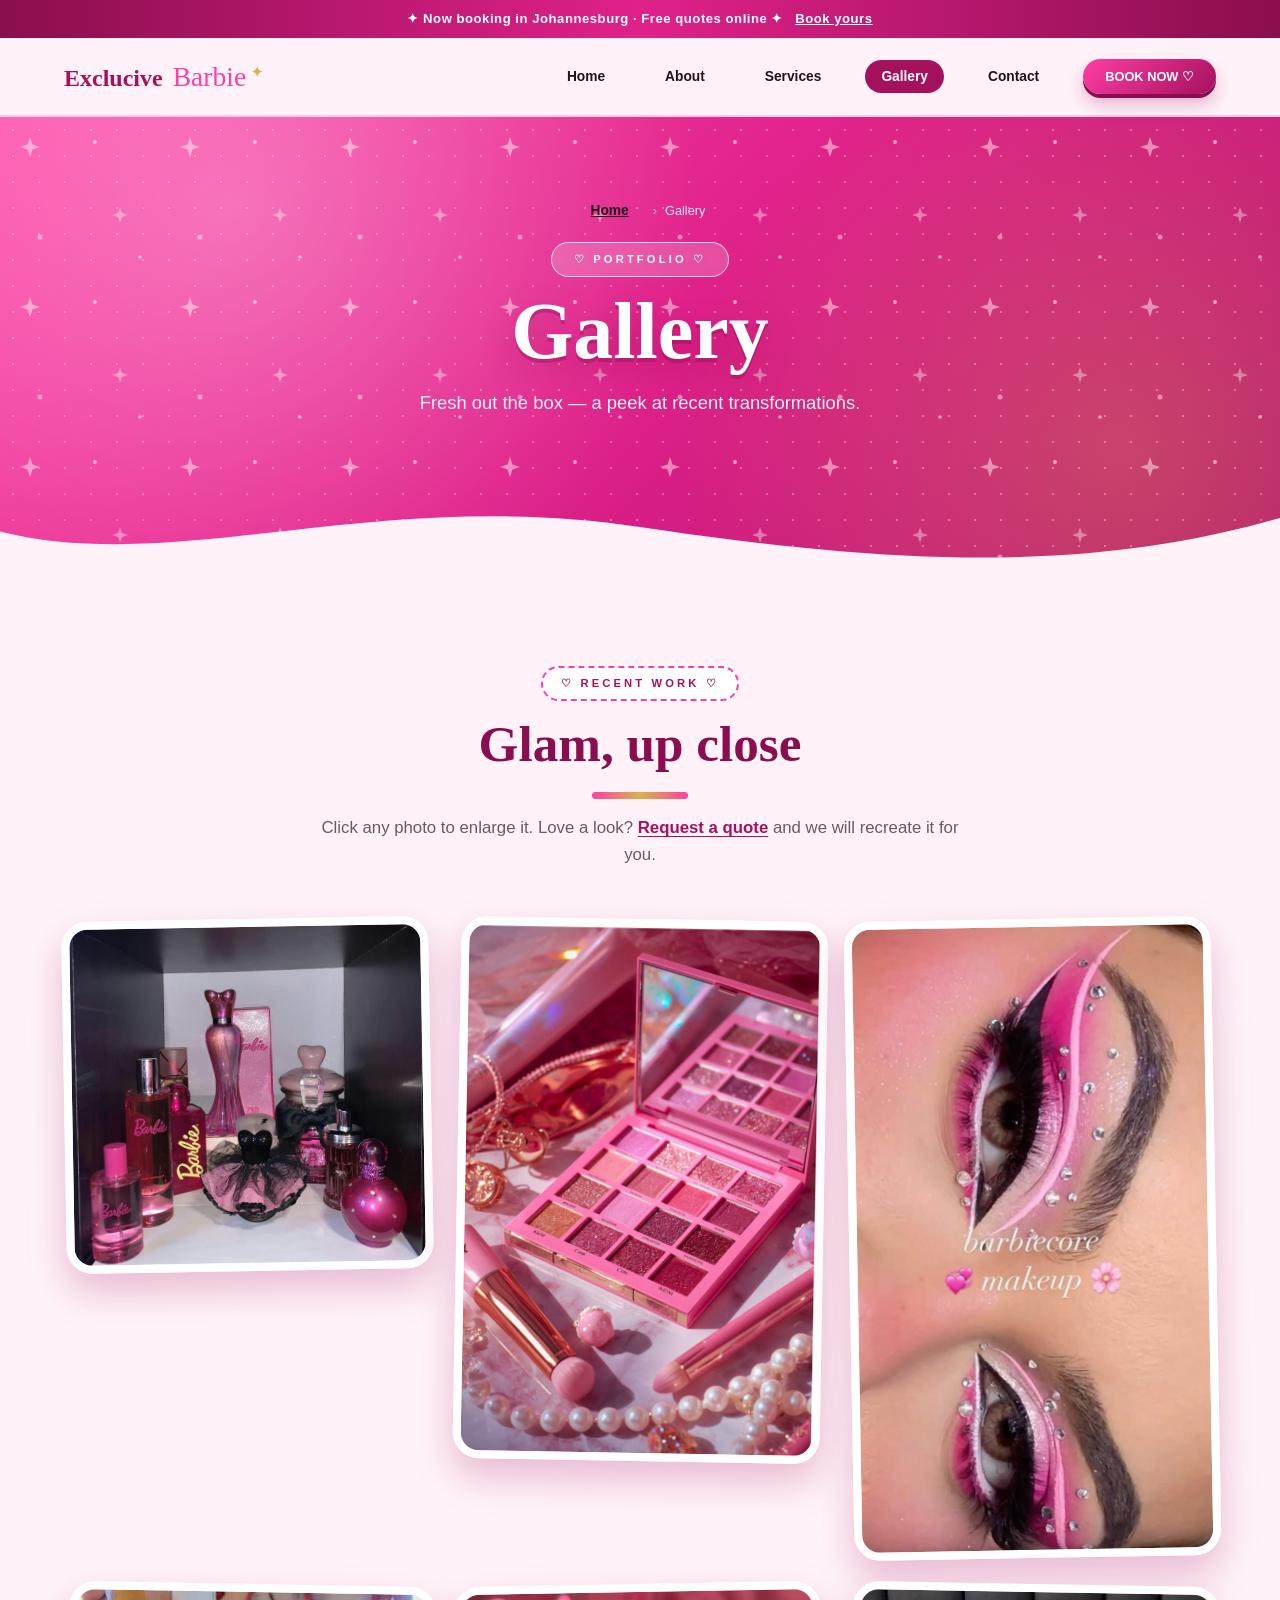
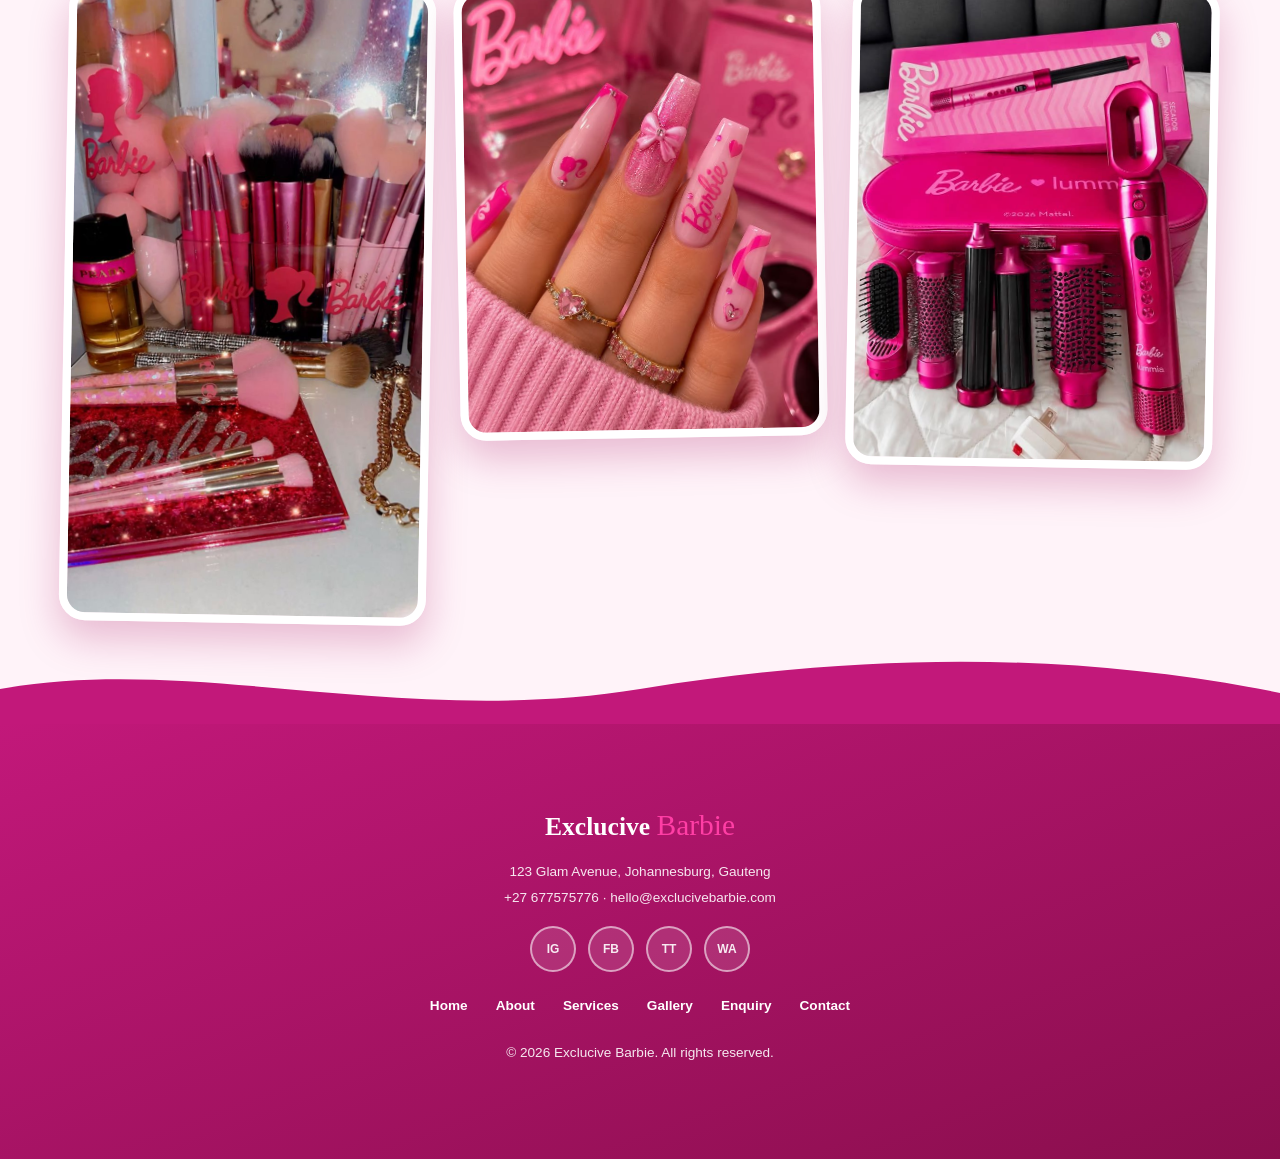
<file: gallery.html>
﻿<!DOCTYPE html>
<html lang="en-ZA">
<head>
<meta charset="UTF-8">
<meta name="viewport" content="width=device-width, initial-scale=1.0">
<title>Gallery | Hair, Makeup &amp; Nail Art Portfolio — Exclucive Barbie</title>
<meta name="description" content="See recent hair, makeup and nail art transformations from Exclucive Barbie in Johannesburg. Click any photo to enlarge.">
<meta name="keywords" content="hair gallery, makeup looks, nail art designs, barbiecore makeup, glam portfolio Johannesburg">
<meta name="author" content="Exclucive Barbie">
<meta name="robots" content="index, follow">
<meta name="theme-color" content="#A5115C">
<meta http-equiv="Content-Security-Policy" content="default-src 'self'; script-src 'self' https://unpkg.com; style-src 'self' 'unsafe-inline' https://fonts.googleapis.com https://unpkg.com; font-src https://fonts.gstatic.com; img-src 'self' data: https://*.openstreetmap.org https://unpkg.com; connect-src 'self'; object-src 'none'; base-uri 'self'; form-action 'self' mailto:">
<meta name="referrer" content="strict-origin-when-cross-origin">
<link rel="canonical" href="https://exclucive-barbie.netlify.app/gallery.html">
<link rel="icon" href="favicon.svg" type="image/svg+xml">
<meta property="og:type" content="website">
<meta property="og:site_name" content="Exclucive Barbie">
<meta property="og:title" content="Gallery | Hair, Makeup &amp; Nail Art Portfolio — Exclucive Barbie">
<meta property="og:description" content="See recent hair, makeup and nail art transformations from Exclucive Barbie in Johannesburg. Click any photo to enlarge.">
<meta property="og:url" content="https://exclucive-barbie.netlify.app/gallery.html">
<meta property="og:locale" content="en_ZA">
<meta name="twitter:card" content="summary">
<link rel="preconnect" href="https://fonts.googleapis.com">
<link rel="preconnect" href="https://fonts.gstatic.com" crossorigin>
<link href="https://fonts.googleapis.com/css2?family=Bodoni+Moda:ital,opsz,wght@0,6..96,400..900;1,6..96,400..900&family=Manrope:wght@400;500;600;700;800&family=Pacifico&display=swap" rel="stylesheet">
<link rel="stylesheet" href="./css/styles.css">
</head>
<body>
<a href="#main" class="skip-link">Skip to main content</a>
<div class="topbar">✦ Now booking in Johannesburg · Free quotes online ✦ <a href="enquiry.html">Book yours</a></div>
<header class="site-header">
  <a href="index.html" class="logo" aria-label="Exclucive Barbie — home">Exclucive <span>Barbie</span></a>
  <button class="menu-btn" type="button" aria-label="Toggle menu" aria-expanded="false" aria-controls="nav-list"><span></span><span></span><span></span></button>
  <nav aria-label="Main navigation">
    <ul id="nav-list"><li><a href="index.html">Home</a></li><li><a href="about.html">About</a></li><li><a href="service.html">Services</a></li><li><a href="gallery.html" aria-current="page">Gallery</a></li><li><a href="contact.html">Contact</a></li><li><a href="enquiry.html" class="nav-cta">Book Now</a></li></ul>
  </nav>
</header>

<main id="main">
<section class="page-hero">
  <nav class="breadcrumb" aria-label="Breadcrumb"><ol><li><a href="index.html">Home</a></li><li aria-current="page">Gallery</li></ol></nav>
  <span class="eyebrow">Portfolio</span>
  <h1>Gallery</h1>
  <p>Fresh out the box — a peek at recent transformations.</p>
</section>

<section class="white-bg" aria-labelledby="gallery-title">
  <div class="section-head">
    <span class="eyebrow">Recent Work</span>
    <h2 id="gallery-title">Glam, up close</h2>
    <p>Click any photo to enlarge it. Love a look? <a class="text-link" href="enquiry.html">Request a quote</a> and we will recreate it for you.</p>
  </div>
  <div class="grid-3">
    <button type="button" class="gallery-item" data-caption="Fragrance shelf" aria-label="Enlarge photo: Fragrance shelf">
      <img src="images/gallery-perfume.jpg" alt="Collection of pink Barbie-themed perfume bottles on a shelf" width="736" height="706" class="" loading="lazy" decoding="async">
    </button>
    <button type="button" class="gallery-item" data-caption="Glitter eyeshadow palette" aria-label="Enlarge photo: Glitter eyeshadow palette">
      <img src="images/gallery-eyeshadow.jpg" alt="Pink glitter eyeshadow palette with pearls and makeup brushes" width="736" height="1104" class="" loading="lazy" decoding="async">
    </button>
    <button type="button" class="gallery-item" data-caption="Barbiecore eye makeup" aria-label="Enlarge photo: Barbiecore eye makeup">
      <img src="[data-uri]" alt="Barbiecore pink eye makeup with rhinestones" width="736" height="1308" class="" loading="lazy" decoding="async">
    </button>
    <button type="button" class="gallery-item" data-caption="Professional makeup brushes" aria-label="Enlarge photo: Professional makeup brushes">
      <img src="images/gallery-brushes.jpg" alt="Pink makeup brushes and beauty sponges in clear holders" width="736" height="1308" class="" loading="lazy" decoding="async">
    </button>
    <button type="button" class="gallery-item" data-caption="Barbie nail art" aria-label="Enlarge photo: Barbie nail art">
      <img src="images/gallery-nail-art.jpg" alt="Long pink nails with Barbie nail art, a 3D bow and heart designs" width="735" height="919" class="" loading="lazy" decoding="async">
    </button>
    <button type="button" class="gallery-item" data-caption="Hair styling tools" aria-label="Enlarge photo: Hair styling tools">
      <img src="images/gallery-hairstyler.jpg" alt="Pink hair airstyler set with brush attachments and carry case" width="736" height="981" class="" loading="lazy" decoding="async">
    </button>
  </div>
</section>
</main>

<footer>
  <div class="footer-logo">Exclucive <span>Barbie</span></div>
  <address style="font-style:normal">
    <p>123 Glam Avenue, Johannesburg, Gauteng</p>
    <p><a href="tel:+27677575776">+27 677575776</a> · <a href="mailto:hello@exclucivebarbie.com">hello@exclucivebarbie.com</a></p>
  </address>
  <div class="socials"><a href="https://www.instagram.com/" target="_blank" rel="noopener noreferrer" aria-label="Instagram (opens in a new tab)">IG</a><a href="https://www.facebook.com/" target="_blank" rel="noopener noreferrer" aria-label="Facebook (opens in a new tab)">FB</a><a href="https://www.tiktok.com/" target="_blank" rel="noopener noreferrer" aria-label="TikTok (opens in a new tab)">TT</a><a href="https://wa.me/27677575776" target="_blank" rel="noopener noreferrer" aria-label="WhatsApp (opens in a new tab)">WA</a></div>
  <nav class="foot-links" aria-label="Footer navigation">
    <a href="index.html">Home</a><a href="about.html">About</a><a href="service.html">Services</a><a href="gallery.html">Gallery</a><a href="enquiry.html">Enquiry</a><a href="contact.html">Contact</a>
  </nav>
  <p>© <span data-year>2026</span> Exclucive Barbie. All rights reserved.</p>
</footer>
<script src="./js/data.js" defer></script>
<script src="./js/script.js" defer></script>
</body>
</html>
</file>
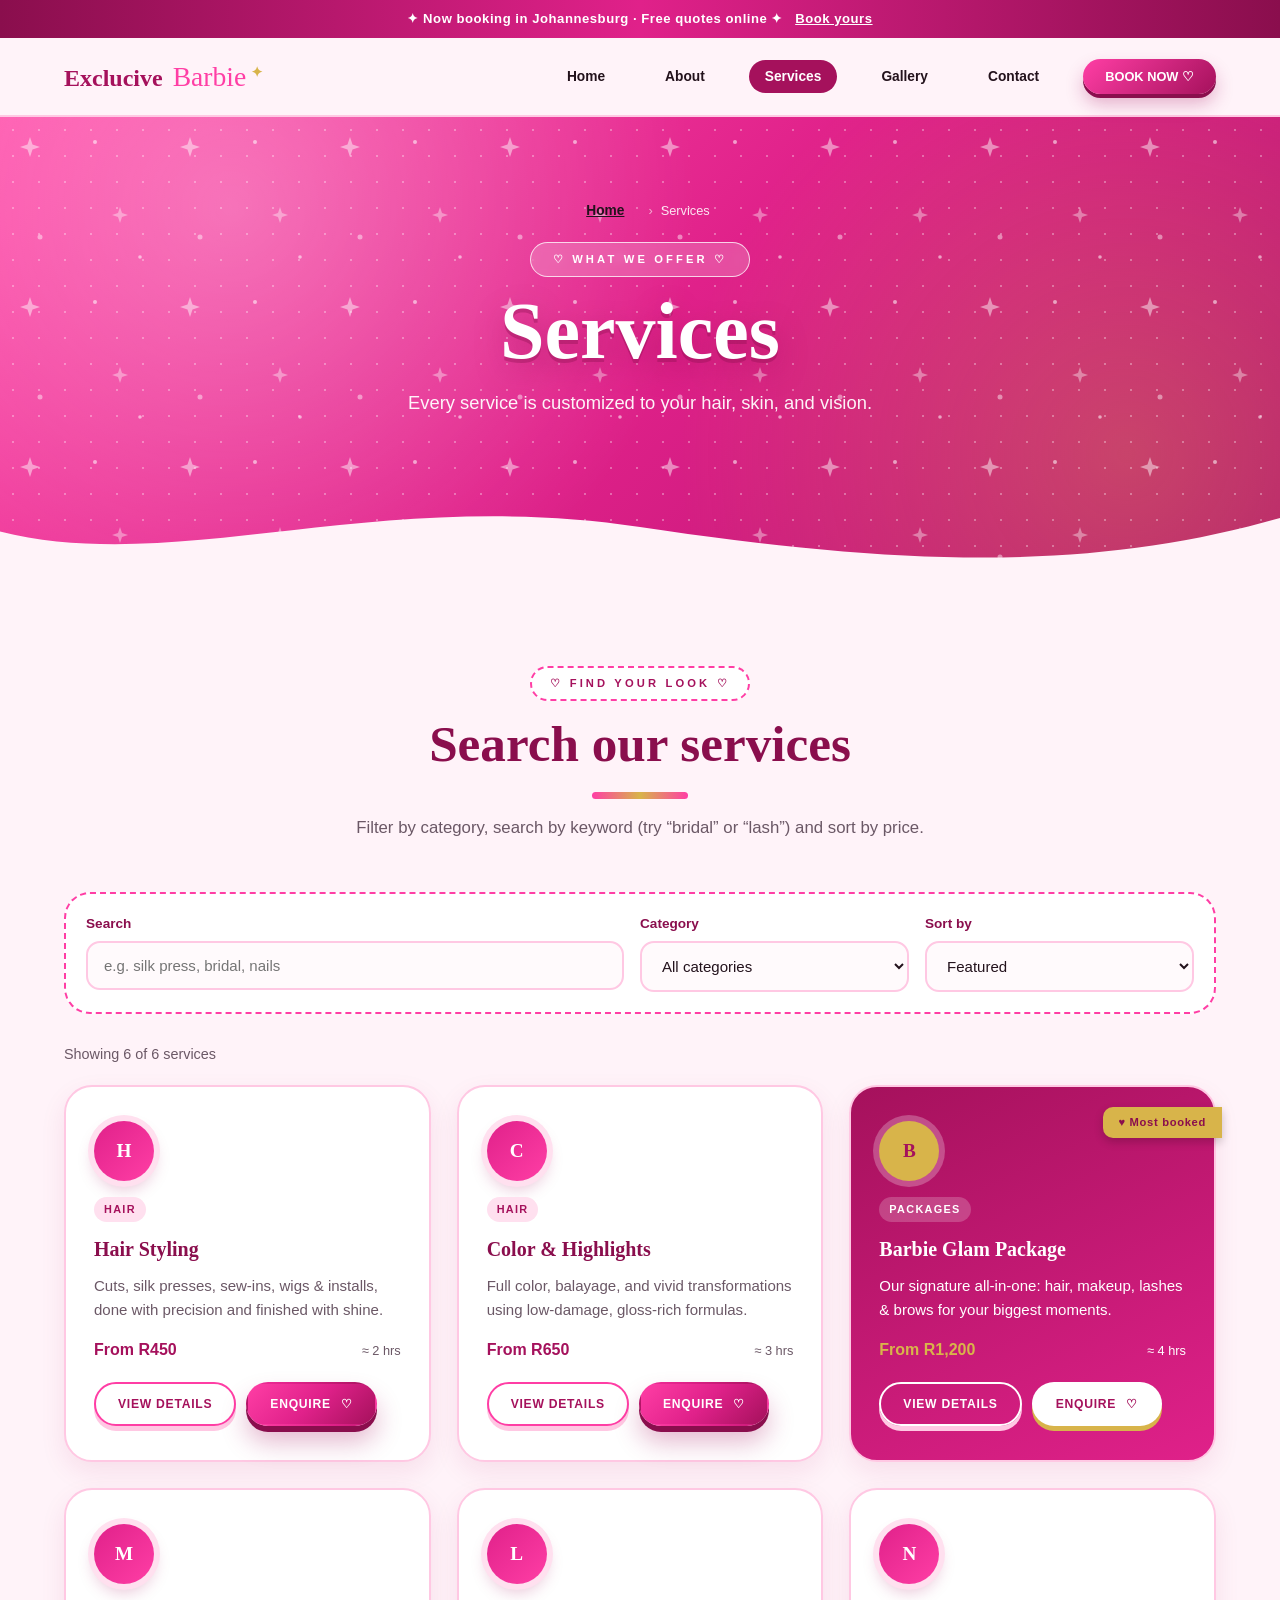
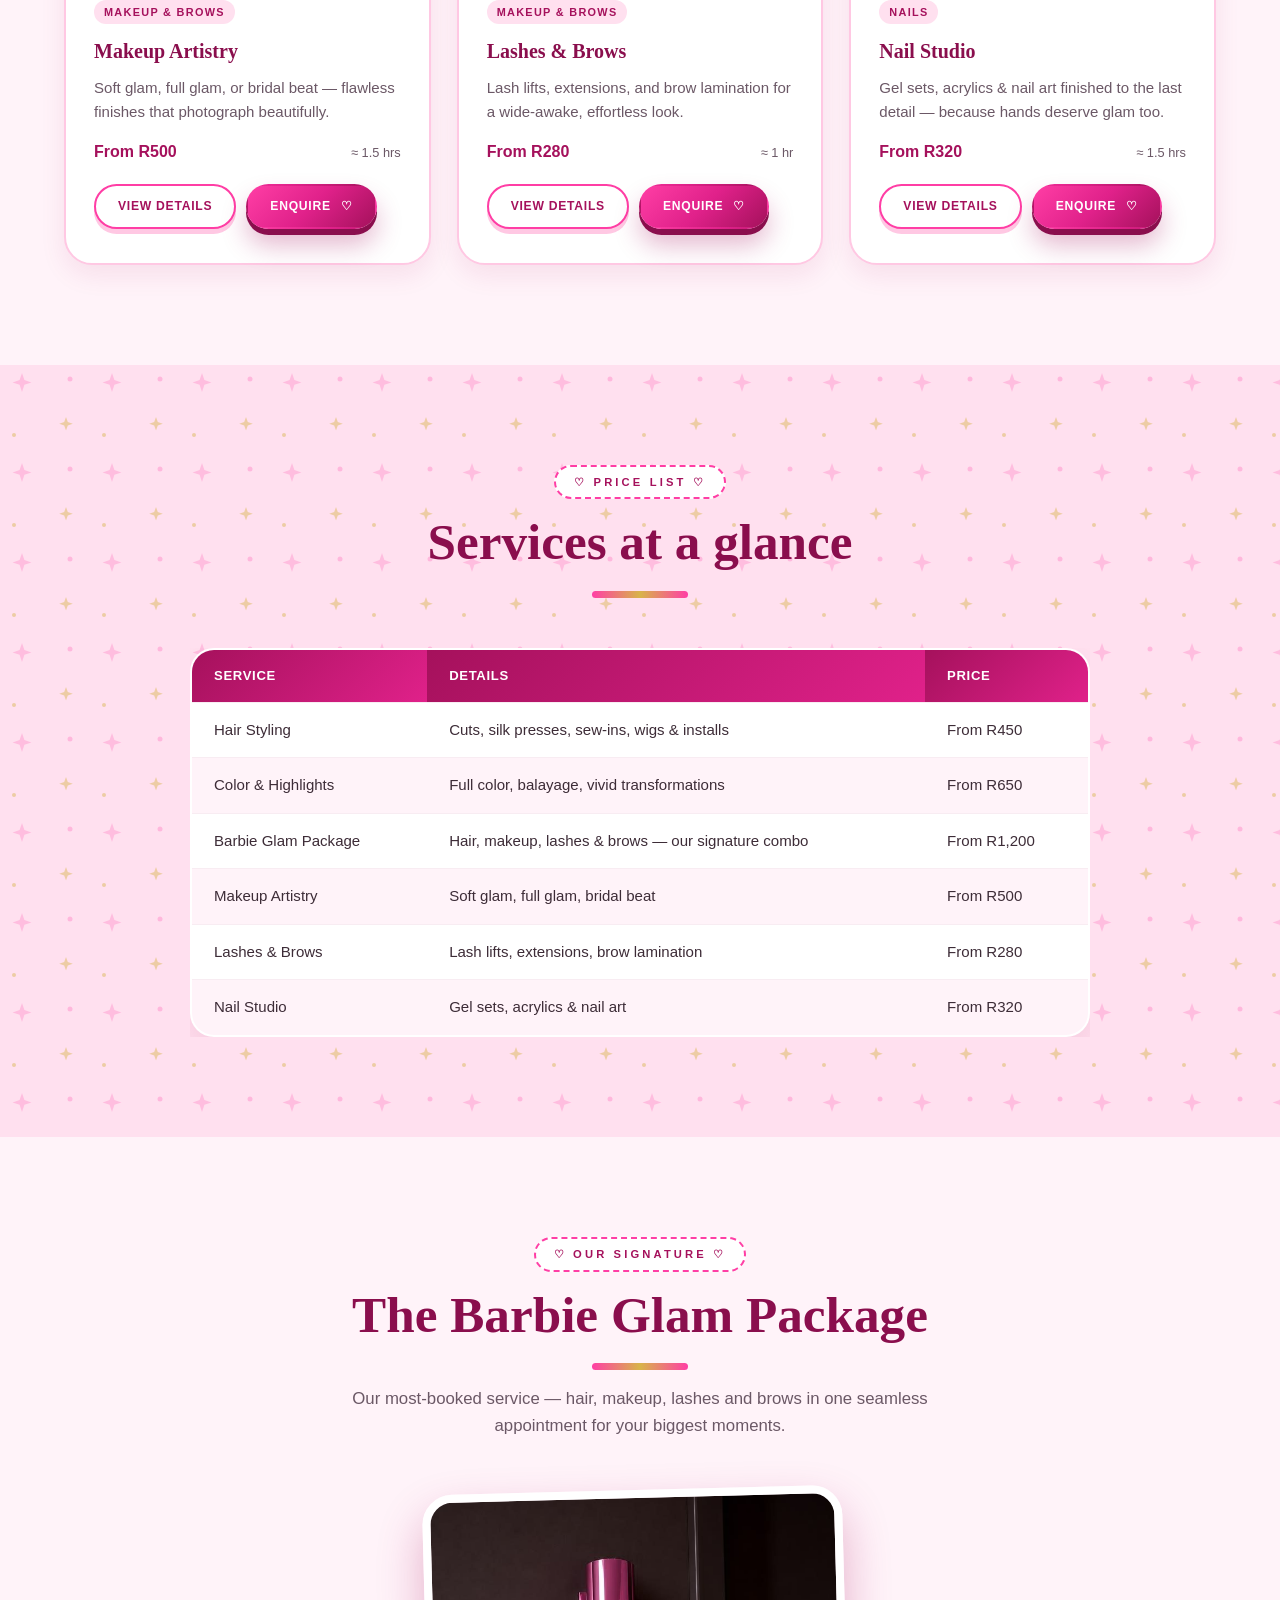
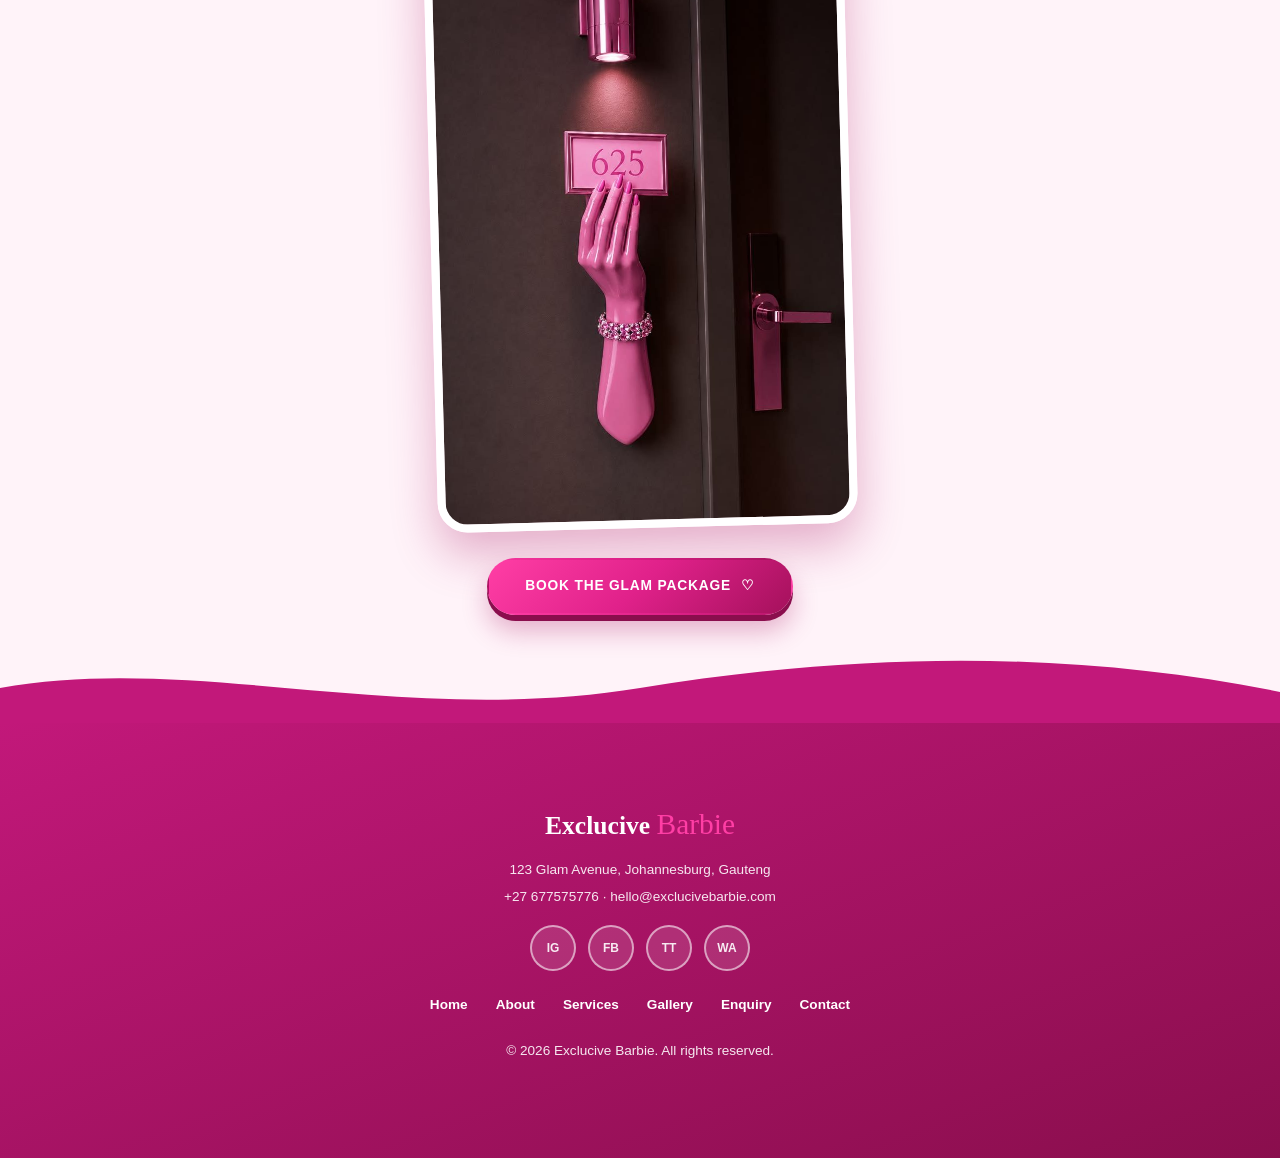
<file: service.html>
<!DOCTYPE html>
<html lang="en-ZA">
<head>
<meta charset="UTF-8">
<meta name="viewport" content="width=device-width, initial-scale=1.0">
<title>Hair, Makeup &amp; Nail Services Johannesburg | Exclucive Barbie</title>
<meta name="description" content="Browse hair styling, colour, bridal makeup, lashes, brows and nail services in Johannesburg. Search, filter and get your free quote online.">
<meta name="keywords" content="hair styling prices, silk press Johannesburg, balayage, bridal makeup, lash lift, brow lamination, gel nails, glam package">
<meta name="author" content="Exclucive Barbie">
<meta name="robots" content="index, follow">
<meta name="theme-color" content="#A5115C">
<meta http-equiv="Content-Security-Policy" content="default-src 'self'; script-src 'self' https://unpkg.com; style-src 'self' 'unsafe-inline' https://fonts.googleapis.com https://unpkg.com; font-src https://fonts.gstatic.com; img-src 'self' data: https://*.openstreetmap.org https://unpkg.com; connect-src 'self'; object-src 'none'; base-uri 'self'; form-action 'self' mailto:">
<meta name="referrer" content="strict-origin-when-cross-origin">
<link rel="canonical" href="https://exclucive-barbie.netlify.app/service.html">
<link rel="icon" href="favicon.svg" type="image/svg+xml">
<meta property="og:type" content="website">
<meta property="og:site_name" content="Exclucive Barbie">
<meta property="og:title" content="Hair, Makeup &amp; Nail Services Johannesburg | Exclucive Barbie">
<meta property="og:description" content="Browse hair styling, colour, bridal makeup, lashes, brows and nail services in Johannesburg. Search, filter and get your free quote online.">
<meta property="og:url" content="https://exclucive-barbie.netlify.app/service.html">
<meta property="og:locale" content="en_ZA">
<meta name="twitter:card" content="summary">
<link rel="preconnect" href="https://fonts.googleapis.com">
<link rel="preconnect" href="https://fonts.gstatic.com" crossorigin>
<link href="https://fonts.googleapis.com/css2?family=Bodoni+Moda:ital,opsz,wght@0,6..96,400..900;1,6..96,400..900&family=Manrope:wght@400;500;600;700;800&family=Pacifico&display=swap" rel="stylesheet">
<link rel="stylesheet" href="./css/styles.css">
</head>
<body>
<a href="#main" class="skip-link">Skip to main content</a>
<div class="topbar">✦ Now booking in Johannesburg · Free quotes online ✦ <a href="enquiry.html">Book yours</a></div>
<header class="site-header">
  <a href="index.html" class="logo" aria-label="Exclucive Barbie — home">Exclucive <span>Barbie</span></a>
  <button class="menu-btn" type="button" aria-label="Toggle menu" aria-expanded="false" aria-controls="nav-list"><span></span><span></span><span></span></button>
  <nav aria-label="Main navigation">
    <ul id="nav-list"><li><a href="index.html">Home</a></li><li><a href="about.html">About</a></li><li><a href="service.html" aria-current="page">Services</a></li><li><a href="gallery.html">Gallery</a></li><li><a href="contact.html">Contact</a></li><li><a href="enquiry.html" class="nav-cta">Book Now</a></li></ul>
  </nav>
</header>

<main id="main">
<section class="page-hero">
  <nav class="breadcrumb" aria-label="Breadcrumb"><ol><li><a href="index.html">Home</a></li><li aria-current="page">Services</li></ol></nav>
  <span class="eyebrow">What We Offer</span>
  <h1>Services</h1>
  <p>Every service is customized to your hair, skin, and vision.</p>
</section>

<section class="white-bg" aria-labelledby="catalog-title">
  <div class="section-head">
    <span class="eyebrow">Find Your Look</span>
    <h2 id="catalog-title">Search our services</h2>
    <p>Filter by category, search by keyword (try “bridal” or “lash”) and sort by price.</p>
  </div>
  <div class="toolbar" role="search">
    <div class="field">
      <label for="service-search">Search</label>
      <input id="service-search" type="search" placeholder="e.g. silk press, bridal, nails" maxlength="60" autocomplete="off">
    </div>
    <div class="field">
      <label for="service-category">Category</label>
      <select id="service-category"><option value="">All categories</option></select>
    </div>
    <div class="field">
      <label for="service-sort">Sort by</label>
      <select id="service-sort">
        <option value="default">Featured</option>
        <option value="name-asc">Name: A–Z</option>
        <option value="name-desc">Name: Z–A</option>
        <option value="price-asc">Price: low to high</option>
        <option value="price-desc">Price: high to low</option>
        <option value="duration-asc">Shortest appointment</option>
      </select>
    </div>
  </div>
  <div class="catalog-status"><span id="service-count" aria-live="polite">Loading services…</span></div>
  <div id="service-grid" class="grid-3"><noscript><p>Please enable JavaScript to browse and filter services, or see the full price list below.</p></noscript></div>
  <div id="service-empty" class="empty-state" hidden>
    <h3>No matching services</h3>
    <p>Try a different keyword or category — or <a class="text-link" href="contact.html">ask us</a> about a custom look.</p>
    <button id="service-clear" type="button" class="btn-outline btn-sm">Clear filters</button>
  </div>
</section>

<section class="blush-bg" aria-labelledby="price-title">
  <div class="section-head">
    <span class="eyebrow">Price List</span>
    <h2 id="price-title">Services at a glance</h2>
  </div>
  <div class="table-wrap">
  <table class="pricing">
    <caption class="sr-only">Exclucive Barbie services and starting prices</caption>
    <thead><tr><th scope="col">Service</th><th scope="col">Details</th><th scope="col">Price</th></tr></thead>
    <tbody><tr><td>Hair Styling</td><td>Cuts, silk presses, sew-ins, wigs &amp; installs</td><td>From R450</td></tr><tr><td>Color &amp; Highlights</td><td>Full color, balayage, vivid transformations</td><td>From R650</td></tr><tr><td>Barbie Glam Package</td><td>Hair, makeup, lashes &amp; brows — our signature combo</td><td>From R1,200</td></tr><tr><td>Makeup Artistry</td><td>Soft glam, full glam, bridal beat</td><td>From R500</td></tr><tr><td>Lashes &amp; Brows</td><td>Lash lifts, extensions, brow lamination</td><td>From R280</td></tr><tr><td>Nail Studio</td><td>Gel sets, acrylics &amp; nail art</td><td>From R320</td></tr></tbody>
  </table>
  </div>
</section>

<section class="white-bg" aria-labelledby="sig-title">
  <div class="section-head">
    <span class="eyebrow">Our Signature</span>
    <h2 id="sig-title">The Barbie Glam Package</h2>
    <p>Our most-booked service — hair, makeup, lashes and brows in one seamless appointment for your biggest moments.</p>
  </div>
  <div class="center-cta" style="margin-top:0">
    <img src="[data-uri]" alt="Pink mannequin hand holding a door number sign at a luxury pink studio entrance" width="736" height="1134" class="photo photo-sm" loading="lazy" decoding="async">
    <a href="enquiry.html?service=glam-package" class="btn-solid">Book The Glam Package</a>
  </div>
</section>
</main>

<footer>
  <div class="footer-logo">Exclucive <span>Barbie</span></div>
  <address style="font-style:normal">
    <p>123 Glam Avenue, Johannesburg, Gauteng</p>
    <p><a href="tel:+27677575776">+27 677575776</a> · <a href="mailto:hello@exclucivebarbie.com">hello@exclucivebarbie.com</a></p>
  </address>
  <div class="socials"><a href="https://www.instagram.com/" target="_blank" rel="noopener noreferrer" aria-label="Instagram (opens in a new tab)">IG</a><a href="https://www.facebook.com/" target="_blank" rel="noopener noreferrer" aria-label="Facebook (opens in a new tab)">FB</a><a href="https://www.tiktok.com/" target="_blank" rel="noopener noreferrer" aria-label="TikTok (opens in a new tab)">TT</a><a href="https://wa.me/27677575776" target="_blank" rel="noopener noreferrer" aria-label="WhatsApp (opens in a new tab)">WA</a></div>
  <nav class="foot-links" aria-label="Footer navigation">
    <a href="index.html">Home</a><a href="about.html">About</a><a href="service.html">Services</a><a href="gallery.html">Gallery</a><a href="enquiry.html">Enquiry</a><a href="contact.html">Contact</a>
  </nav>
  <p>© <span data-year>2026</span> Exclucive Barbie. All rights reserved.</p>
</footer>
<script src="./js/data.js" defer></script>
<script src="./js/script.js" defer></script>
</body>
</html>
</file>
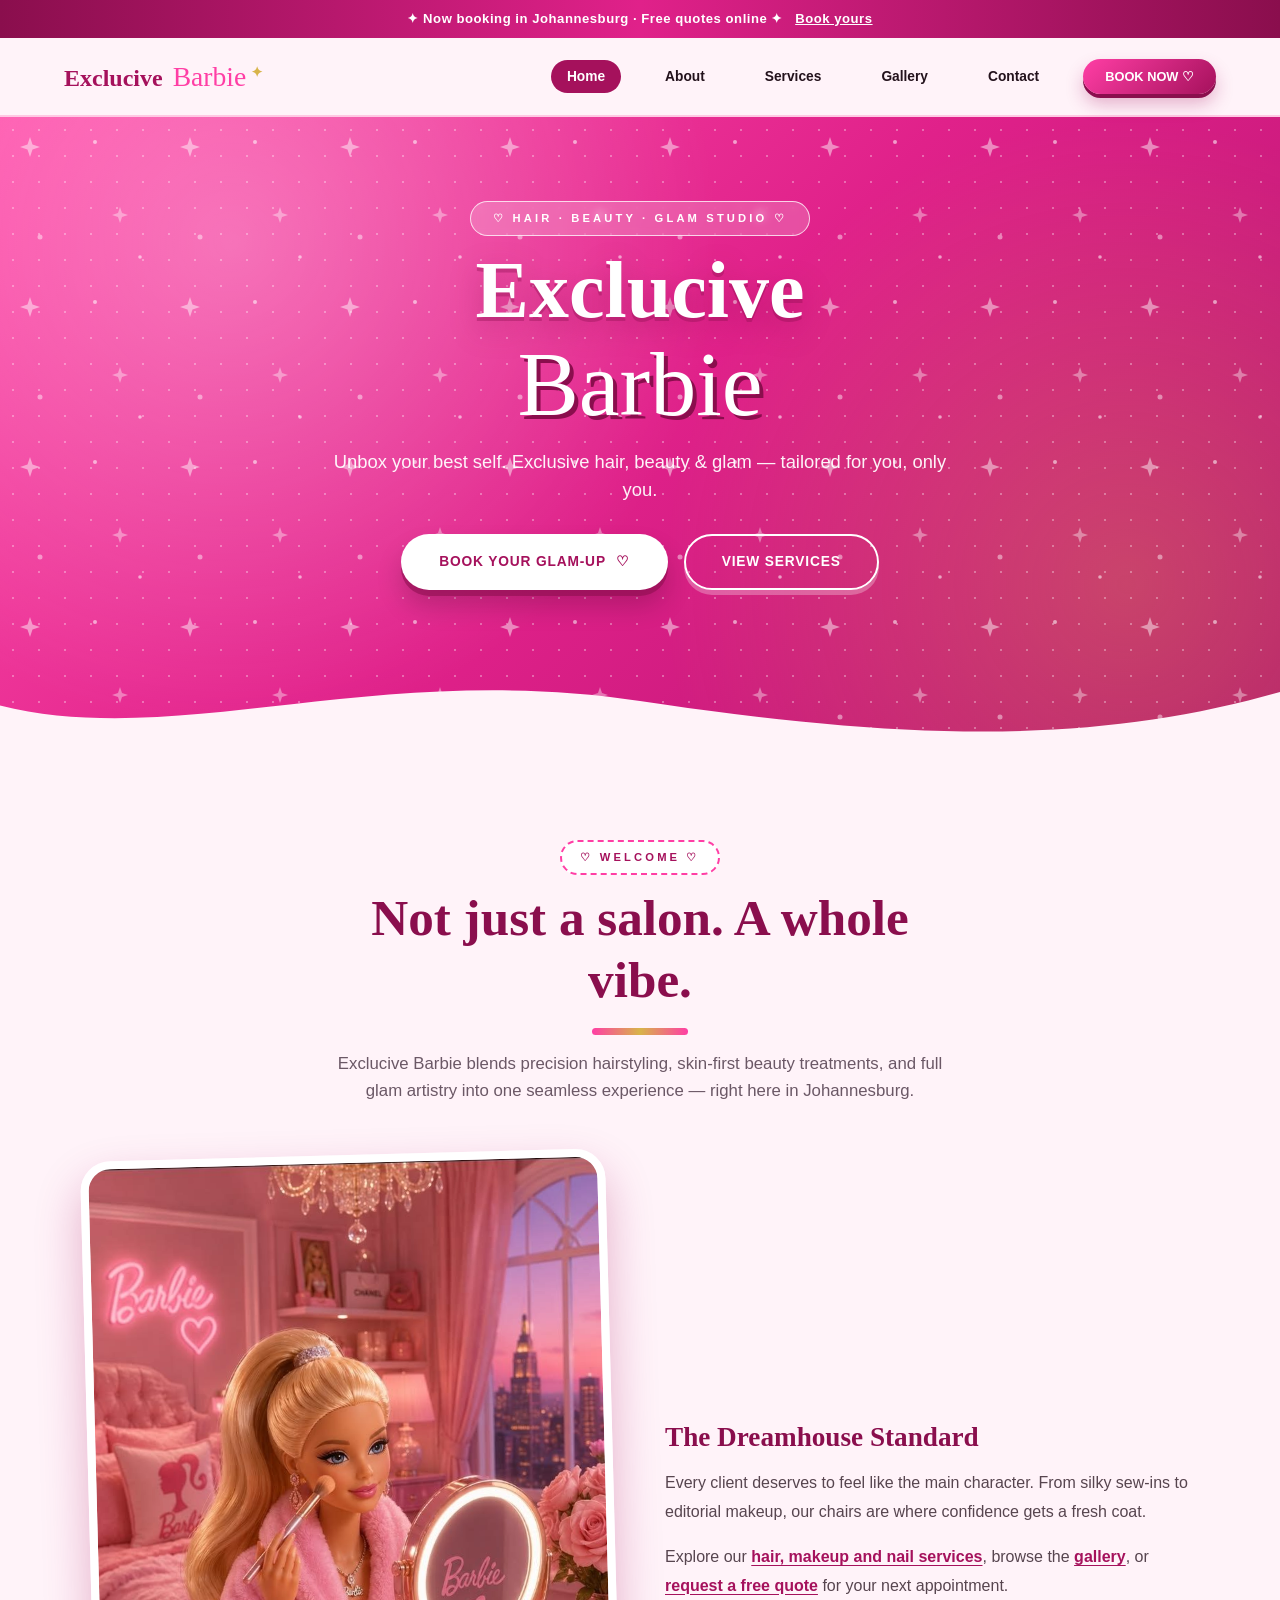
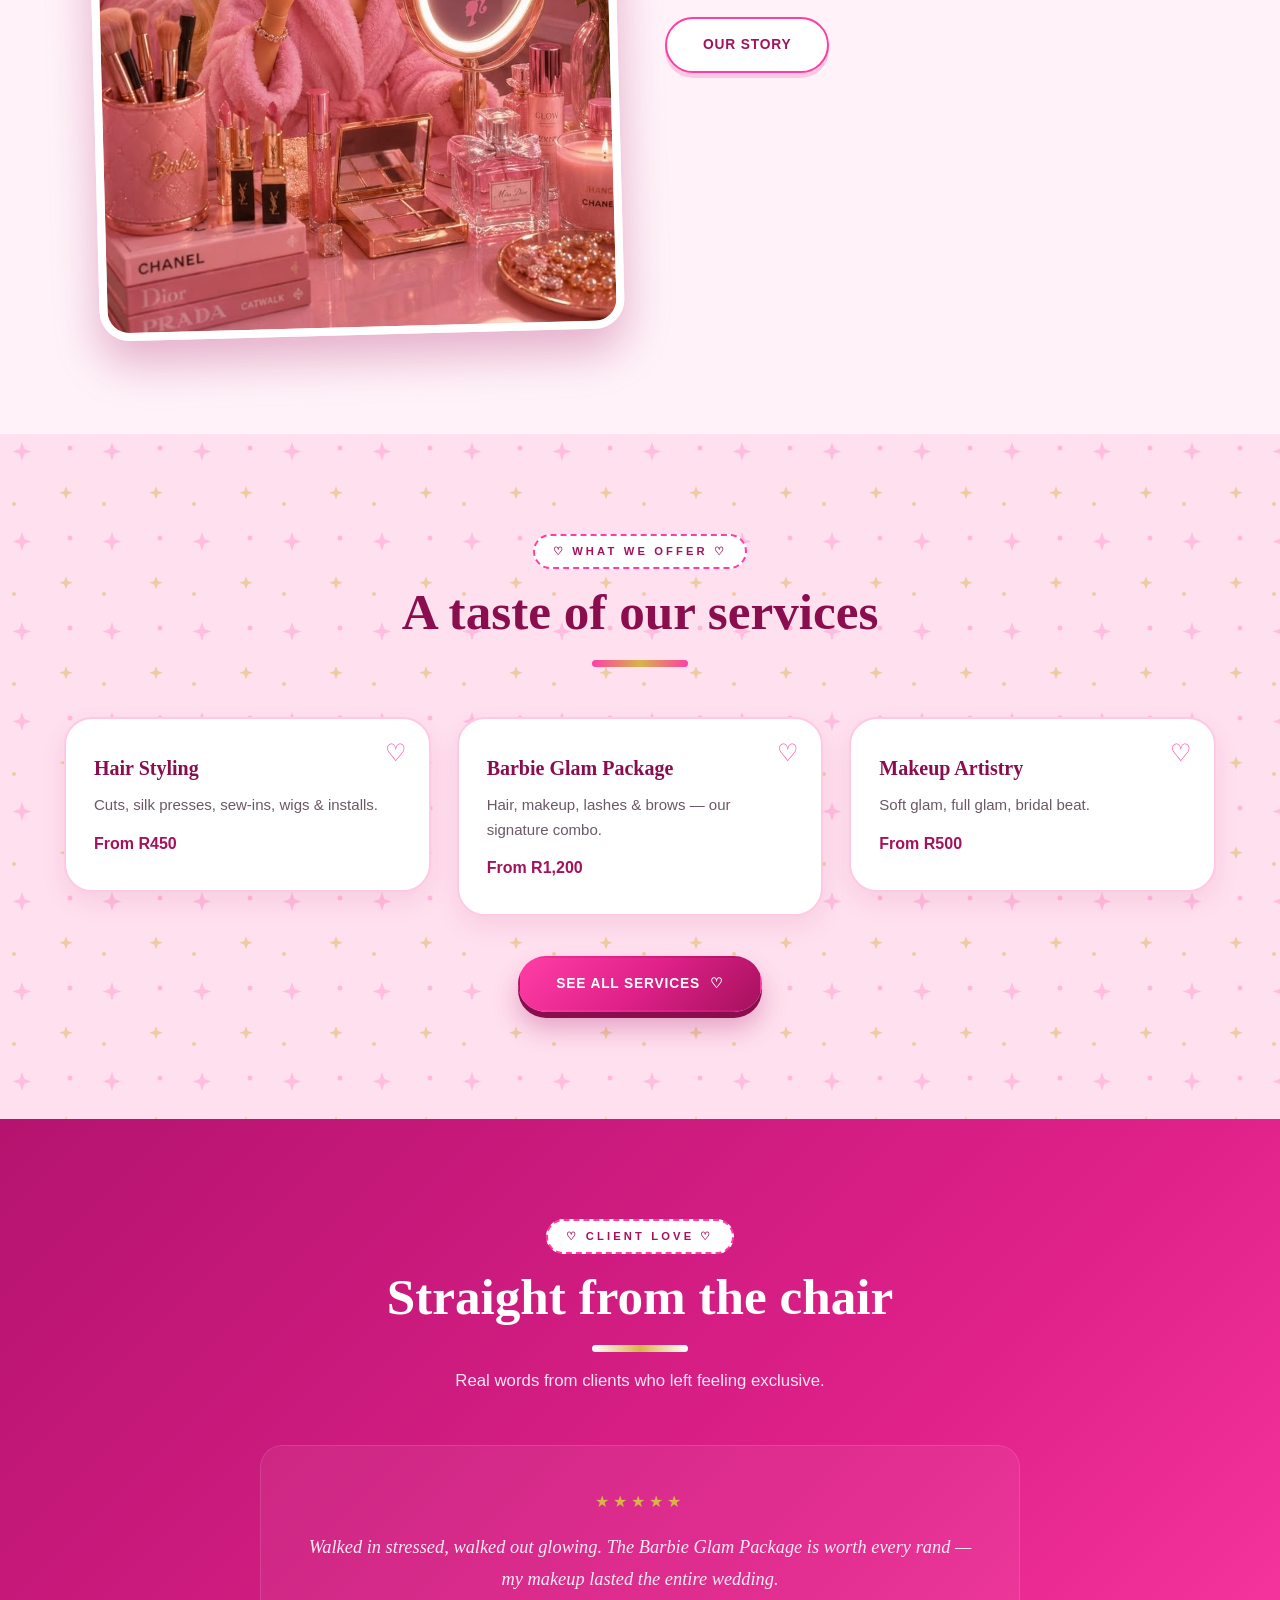
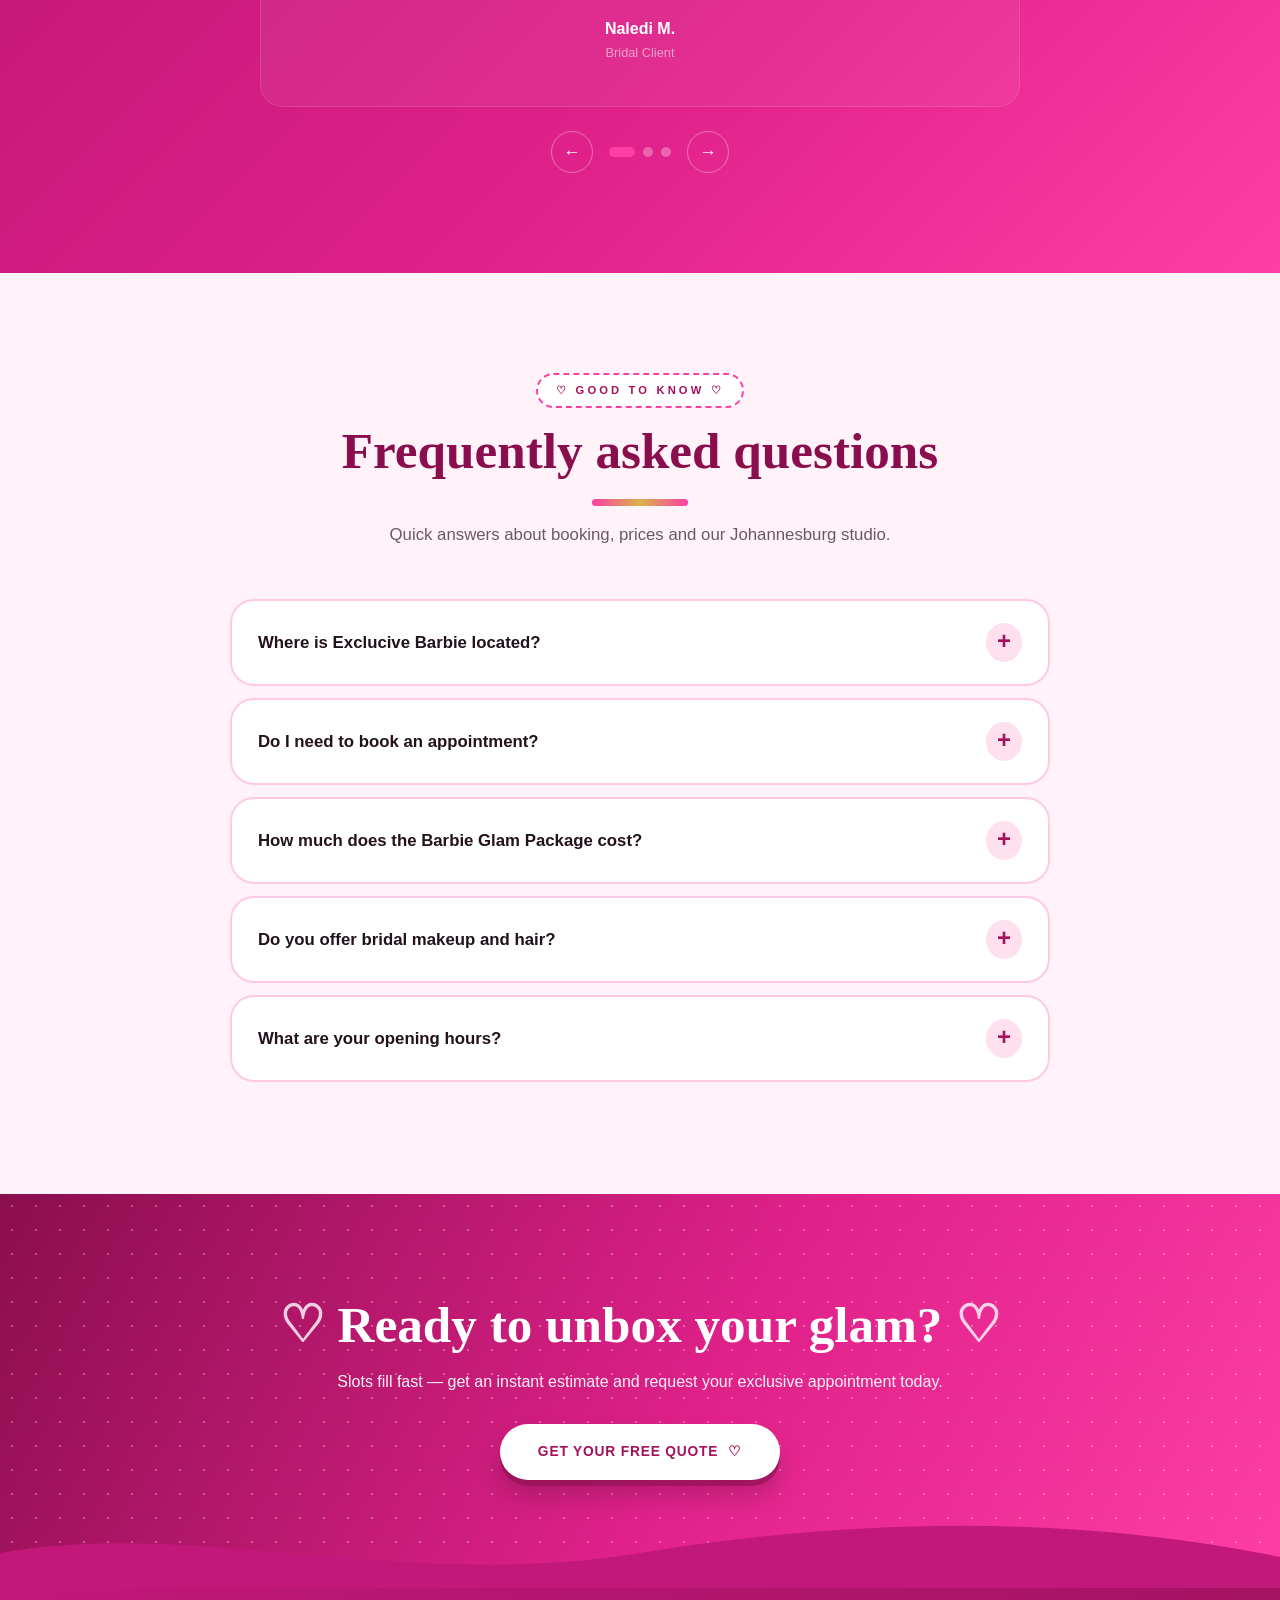
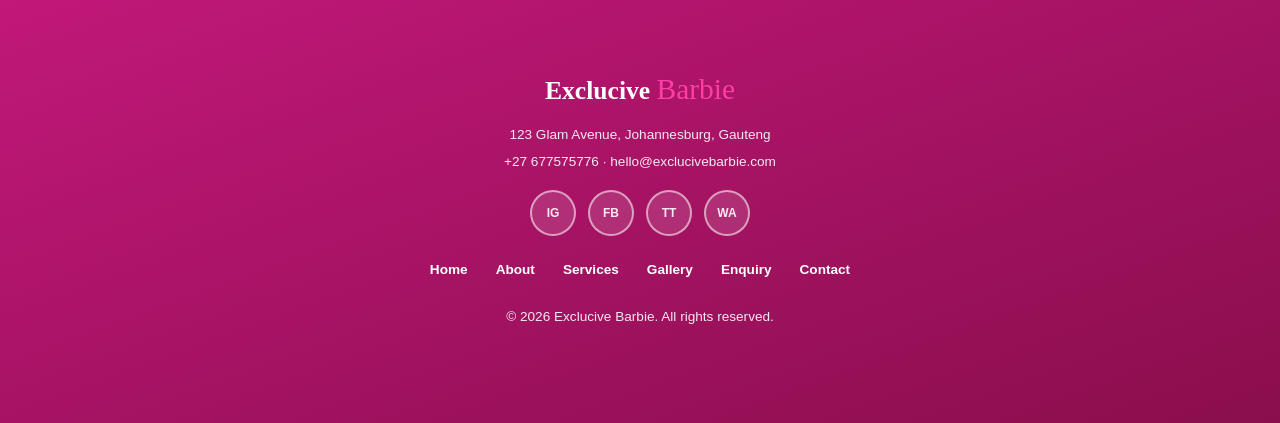
<file: website.html>
<!DOCTYPE html>
<html lang="en-ZA">
<head>
<meta charset="UTF-8">
<meta name="viewport" content="width=device-width, initial-scale=1.0">
<title>Exclucive Barbie | Hair, Makeup &amp; Nail Studio Johannesburg</title>
<meta name="description" content="Luxury hair salon, makeup and nail studio in Johannesburg. Silk presses, wig installs, bridal makeup, lashes and nails. Book your glam-up today.">
<meta name="keywords" content="hair salon Johannesburg, makeup artist Johannesburg, bridal makeup, silk press, wig installation, lash extensions, nail studio, Barbie glam package">
<meta name="author" content="Exclucive Barbie">
<meta name="robots" content="index, follow">
<meta name="theme-color" content="#A5115C">
<meta http-equiv="Content-Security-Policy" content="default-src 'self'; script-src 'self' https://unpkg.com; style-src 'self' 'unsafe-inline' https://fonts.googleapis.com https://unpkg.com; font-src https://fonts.gstatic.com; img-src 'self' data: https://*.openstreetmap.org https://unpkg.com; connect-src 'self'; object-src 'none'; base-uri 'self'; form-action 'self' mailto:">
<meta name="referrer" content="strict-origin-when-cross-origin">
<link rel="canonical" href="https://exclucive-barbie.netlify.app/website.html">
<link rel="icon" href="favicon.svg" type="image/svg+xml">
<meta property="og:type" content="website">
<meta property="og:site_name" content="Exclucive Barbie">
<meta property="og:title" content="Exclucive Barbie | Hair, Makeup &amp; Nail Studio Johannesburg">
<meta property="og:description" content="Luxury hair salon, makeup and nail studio in Johannesburg. Silk presses, wig installs, bridal makeup, lashes and nails. Book your glam-up today.">
<meta property="og:url" content="https://exclucive-barbie.netlify.app/website.html">
<meta property="og:locale" content="en_ZA">
<meta name="twitter:card" content="summary">
<link rel="preconnect" href="https://fonts.googleapis.com">
<link rel="preconnect" href="https://fonts.gstatic.com" crossorigin>
<link href="https://fonts.googleapis.com/css2?family=Bodoni+Moda:ital,opsz,wght@0,6..96,400..900;1,6..96,400..900&family=Manrope:wght@400;500;600;700;800&family=Pacifico&display=swap" rel="stylesheet">
<link rel="stylesheet" href="./css/styles.css">
<noscript><style>.accordion-panel{grid-template-rows:1fr}</style></noscript>
<script type="application/ld+json">{"@context": "https://schema.org", "@type": "HairSalon", "name": "Exclucive Barbie", "description": "Luxury hair salon, makeup and nail studio in Johannesburg.", "url": "https://exclucive-barbie.netlify.app/", "telephone": "+27 677575776", "email": "hello@exclucivebarbie.com", "priceRange": "R280 - R1,200", "address": {"@type": "PostalAddress", "streetAddress": "123 Glam Avenue", "addressLocality": "Johannesburg", "addressRegion": "Gauteng", "addressCountry": "ZA"}, "geo": {"@type": "GeoCoordinates", "latitude": -26.2041, "longitude": 28.0473}, "openingHoursSpecification": [{"@type": "OpeningHoursSpecification", "dayOfWeek": ["Monday", "Tuesday", "Wednesday", "Thursday", "Friday"], "opens": "09:00", "closes": "18:00"}, {"@type": "OpeningHoursSpecification", "dayOfWeek": "Saturday", "opens": "08:00", "closes": "17:00"}], "sameAs": ["https://www.instagram.com/", "https://www.facebook.com/", "https://www.tiktok.com/"]}</script>
<script type="application/ld+json">{"@context": "https://schema.org", "@type": "FAQPage", "mainEntity": [{"@type": "Question", "name": "Where is Exclucive Barbie located?", "acceptedAnswer": {"@type": "Answer", "text": "We are a hair, makeup and nail studio at 123 Glam Avenue, Johannesburg, Gauteng. You can find us on the interactive map on our contact page."}}, {"@type": "Question", "name": "Do I need to book an appointment?", "acceptedAnswer": {"@type": "Answer", "text": "Yes — appointments keep every service unhurried. Use our enquiry page to get an instant estimate and request your slot, and we will confirm within 24 hours."}}, {"@type": "Question", "name": "How much does the Barbie Glam Package cost?", "acceptedAnswer": {"@type": "Answer", "text": "The Barbie Glam Package starts from R1,200 and combines hair, makeup, lashes and brows in one appointment of about 4 hours."}}, {"@type": "Question", "name": "Do you offer bridal makeup and hair?", "acceptedAnswer": {"@type": "Answer", "text": "Yes. Our makeup artistry service includes a bridal beat, and the Barbie Glam Package is our most-booked option for weddings and big events."}}, {"@type": "Question", "name": "What are your opening hours?", "acceptedAnswer": {"@type": "Answer", "text": "We are open Monday to Friday 9am to 6pm, Saturday 8am to 5pm, and Sunday by appointment."}}]}</script>
</head>
<body>
<a href="#main" class="skip-link">Skip to main content</a>
<div class="topbar">✦ Now booking in Johannesburg · Free quotes online ✦ <a href="enquiry.html">Book yours</a></div>
<header class="site-header">
  <a href="index.html" class="logo" aria-label="Exclucive Barbie — home">Exclucive <span>Barbie</span></a>
  <button class="menu-btn" type="button" aria-label="Toggle menu" aria-expanded="false" aria-controls="nav-list"><span></span><span></span><span></span></button>
  <nav aria-label="Main navigation">
    <ul id="nav-list"><li><a href="index.html" aria-current="page">Home</a></li><li><a href="about.html">About</a></li><li><a href="service.html">Services</a></li><li><a href="gallery.html">Gallery</a></li><li><a href="contact.html">Contact</a></li><li><a href="enquiry.html" class="nav-cta">Book Now</a></li></ul>
  </nav>
</header>

<main id="main">
<section class="page-hero">
  <span class="eyebrow">Hair · Beauty · Glam Studio</span>
  <h1>Exclucive <span class="script">Barbie</span></h1>
  <p>Unbox your best self. Exclusive hair, beauty &amp; glam — tailored for you, only you.</p>
  <div class="hero-ctas">
    <a href="enquiry.html" class="btn-light">Book Your Glam-Up</a>
    <a href="service.html" class="btn-outline-light">View Services</a>
  </div>
</section>

<section class="white-bg" aria-labelledby="welcome-title">
  <div class="section-head">
    <span class="eyebrow">Welcome</span>
    <h2 id="welcome-title">Not just a salon. A whole vibe.</h2>
    <p>Exclucive Barbie blends precision hairstyling, skin-first beauty treatments, and full glam artistry into one seamless experience — right here in Johannesburg.</p>
  </div>
  <div class="grid-2">
    <img src="images/studio-vanity.jpg" alt="Barbie-inspired pink glam vanity with makeup brushes, lighted mirror and perfume" width="736" height="1104" class="photo" loading="lazy" decoding="async">
    <div>
      <h3 class="lead-title">The Dreamhouse Standard</h3>
      <p class="body-copy">Every client deserves to feel like the main character. From silky sew-ins to editorial makeup, our chairs are where confidence gets a fresh coat.</p>
      <p class="body-copy">Explore our <a href="service.html">hair, makeup and nail services</a>, browse the <a href="gallery.html">gallery</a>, or <a href="enquiry.html">request a free quote</a> for your next appointment.</p>
      <a href="about.html" class="btn-outline">Our Story</a>
    </div>
  </div>
</section>

<section class="blush-bg" aria-labelledby="offer-title">
  <div class="section-head">
    <span class="eyebrow">What We Offer</span>
    <h2 id="offer-title">A taste of our services</h2>
  </div>
  <div class="grid-3">
    <article class="card">
      <h3>Hair Styling</h3>
      <p>Cuts, silk presses, sew-ins, wigs & installs.</p>
      <span class="price">From R450</span>
    </article>
    <article class="card">
      <h3>Barbie Glam Package</h3>
      <p>Hair, makeup, lashes & brows — our signature combo.</p>
      <span class="price">From R1,200</span>
    </article>
    <article class="card">
      <h3>Makeup Artistry</h3>
      <p>Soft glam, full glam, bridal beat.</p>
      <span class="price">From R500</span>
    </article>
  </div>
  <div class="center-cta"><a href="service.html" class="btn-solid">See All Services</a></div>
</section>

<section class="dark-bg" aria-labelledby="love-title">
  <div class="section-head">
    <span class="eyebrow">Client Love</span>
    <h2 id="love-title">Straight from the chair</h2>
    <p>Real words from clients who left feeling exclusive.</p>
  </div>
  <div id="testimonial-slider" class="t-slider"><div class="t-static"><figure class="t-card"><div class="stars" role="img" aria-label="5 out of 5 stars">★★★★★</div><blockquote><p>Walked in stressed, walked out glowing. The Barbie Glam Package is worth every rand — my makeup lasted the entire wedding.</p></blockquote><figcaption><span class="t-name">Naledi M.</span><span class="t-role">Bridal Client</span></figcaption></figure><figure class="t-card"><div class="stars" role="img" aria-label="5 out of 5 stars">★★★★★</div><blockquote><p>My silk press has never laid this flat. The attention to detail here is unmatched, and the studio itself is so pretty to sit in.</p></blockquote><figcaption><span class="t-name">Amara K.</span><span class="t-role">Regular Client</span></figcaption></figure><figure class="t-card"><div class="stars" role="img" aria-label="5 out of 5 stars">★★★★★</div><blockquote><p>Booked the lash + brow combo and haven't looked back. Friendly team, spotless studio, always on time.</p></blockquote><figcaption><span class="t-name">Rethabile S.</span><span class="t-role">New Client</span></figcaption></figure></div></div>
</section>

<section class="white-bg" aria-labelledby="faq-title">
  <div class="section-head">
    <span class="eyebrow">Good To Know</span>
    <h2 id="faq-title">Frequently asked questions</h2>
    <p>Quick answers about booking, prices and our Johannesburg studio.</p>
  </div>
  <div class="accordion">
    <div class="accordion-item">
      <h3><button class="accordion-btn" type="button" id="faq-b1" aria-expanded="false" aria-controls="faq-p1">Where is Exclucive Barbie located?</button></h3>
      <div class="accordion-panel" id="faq-p1" role="region" aria-labelledby="faq-b1"><div class="accordion-inner"><p>We are a hair, makeup and nail studio at 123 Glam Avenue, Johannesburg, Gauteng. You can find us on the interactive map on our contact page.</p></div></div>
    </div>
    <div class="accordion-item">
      <h3><button class="accordion-btn" type="button" id="faq-b2" aria-expanded="false" aria-controls="faq-p2">Do I need to book an appointment?</button></h3>
      <div class="accordion-panel" id="faq-p2" role="region" aria-labelledby="faq-b2"><div class="accordion-inner"><p>Yes — appointments keep every service unhurried. Use our enquiry page to get an instant estimate and request your slot, and we will confirm within 24 hours.</p></div></div>
    </div>
    <div class="accordion-item">
      <h3><button class="accordion-btn" type="button" id="faq-b3" aria-expanded="false" aria-controls="faq-p3">How much does the Barbie Glam Package cost?</button></h3>
      <div class="accordion-panel" id="faq-p3" role="region" aria-labelledby="faq-b3"><div class="accordion-inner"><p>The Barbie Glam Package starts from R1,200 and combines hair, makeup, lashes and brows in one appointment of about 4 hours.</p></div></div>
    </div>
    <div class="accordion-item">
      <h3><button class="accordion-btn" type="button" id="faq-b4" aria-expanded="false" aria-controls="faq-p4">Do you offer bridal makeup and hair?</button></h3>
      <div class="accordion-panel" id="faq-p4" role="region" aria-labelledby="faq-b4"><div class="accordion-inner"><p>Yes. Our makeup artistry service includes a bridal beat, and the Barbie Glam Package is our most-booked option for weddings and big events.</p></div></div>
    </div>
    <div class="accordion-item">
      <h3><button class="accordion-btn" type="button" id="faq-b5" aria-expanded="false" aria-controls="faq-p5">What are your opening hours?</button></h3>
      <div class="accordion-panel" id="faq-p5" role="region" aria-labelledby="faq-b5"><div class="accordion-inner"><p>We are open Monday to Friday 9am to 6pm, Saturday 8am to 5pm, and Sunday by appointment.</p></div></div>
    </div>
  </div>
</section>

<section class="band-bg">
  <h2>Ready to unbox your glam?</h2>
  <p>Slots fill fast — get an instant estimate and request your exclusive appointment today.</p>
  <a href="enquiry.html" class="btn-light">Get Your Free Quote</a>
</section>
</main>

<footer>
  <div class="footer-logo">Exclucive <span>Barbie</span></div>
  <address style="font-style:normal">
    <p>123 Glam Avenue, Johannesburg, Gauteng</p>
    <p><a href="tel:+27677575776">+27 677575776</a> · <a href="mailto:hello@exclucivebarbie.com">hello@exclucivebarbie.com</a></p>
  </address>
  <div class="socials"><a href="https://www.instagram.com/" target="_blank" rel="noopener noreferrer" aria-label="Instagram (opens in a new tab)">IG</a><a href="https://www.facebook.com/" target="_blank" rel="noopener noreferrer" aria-label="Facebook (opens in a new tab)">FB</a><a href="https://www.tiktok.com/" target="_blank" rel="noopener noreferrer" aria-label="TikTok (opens in a new tab)">TT</a><a href="https://wa.me/27677575776" target="_blank" rel="noopener noreferrer" aria-label="WhatsApp (opens in a new tab)">WA</a></div>
  <nav class="foot-links" aria-label="Footer navigation">
    <a href="index.html">Home</a><a href="about.html">About</a><a href="service.html">Services</a><a href="gallery.html">Gallery</a><a href="enquiry.html">Enquiry</a><a href="contact.html">Contact</a>
  </nav>
  <p>© <span data-year>2026</span> Exclucive Barbie. All rights reserved.</p>
</footer>
<script src="./js/data.js" defer></script>
<script src="./js/script.js" defer></script>
</body>
</html>
</file>
<file: css/styles.css>
/* ==========================================================
   Exclucive Barbie — Main stylesheet
   1. Variables & reset      6. Cards & services catalogue
   2. Header & navigation    7. Interactive components
   3. Hero                   8. Forms & validation
   4. Layout & sections      9. Footer & utilities
   5. Buttons               10. Animations & responsive
   ========================================================== */

/* ---------- 1. Variables & reset ---------- */
:root{
  --pink:#E0218A; --pink-deep:#A5115C; --pink-hot:#FF3EA5;
  --blush:#FFEAF4; --cream:#FFF7FB; --ink:#23121C; --gold:#D8B44A; --white:#FFFFFF;
  --muted:#6b5866; --error:#B3123B; --success:#16794A;
  --shadow:0 14px 34px rgba(165,17,92,0.18);
  --display:'Bodoni Moda',Georgia,serif;
  --body:'Manrope',Arial,sans-serif;
}
*{margin:0;padding:0;box-sizing:border-box}
html{scroll-behavior:smooth}
body{font-family:var(--body);color:var(--ink);background:var(--cream);line-height:1.5;-webkit-font-smoothing:antialiased;overflow-x:hidden}
img{display:block;max-width:100%;height:auto}
a{color:inherit;text-decoration:none}
ul{list-style:none}
button,input,select,textarea{font-family:inherit}
:focus-visible{outline:3px solid var(--gold);outline-offset:3px}
.skip-link{position:absolute;left:-999px;top:8px;background:var(--pink-deep);color:#fff;padding:10px 16px;border-radius:8px;z-index:1000}
.skip-link:focus{left:8px}
.eyebrow{font-size:.72rem;letter-spacing:.28em;text-transform:uppercase;font-weight:700;color:var(--pink-deep)}

/* ---------- 2. Header & navigation ---------- */
header.site-header{position:sticky;top:0;z-index:60;display:flex;align-items:center;justify-content:space-between;padding:18px 5vw;background:rgba(255,247,251,.94);backdrop-filter:blur(10px);border-bottom:1px solid rgba(165,17,92,.12);transition:padding .3s ease,box-shadow .3s ease}
header.site-header.scrolled{padding:11px 5vw;box-shadow:0 8px 24px rgba(165,17,92,.12)}
.logo{font-family:var(--display);font-weight:800;font-size:1.4rem;color:var(--pink-deep)}
.logo span{color:var(--pink-hot);font-style:italic}
nav ul{display:flex;gap:28px;flex-wrap:wrap;align-items:center}
nav a{font-size:.86rem;font-weight:600;color:var(--ink);position:relative;padding:4px 0;transition:color .2s}
nav a:hover{color:var(--pink-hot)}
nav a:not(.nav-cta)::after{content:'';position:absolute;left:0;bottom:-2px;width:0;height:2px;background:var(--pink-hot);transition:width .25s ease}
nav a:not(.nav-cta):hover::after,nav a[aria-current="page"]:not(.nav-cta)::after{width:100%}
nav a[aria-current="page"]:not(.nav-cta){color:var(--pink-deep)}
.nav-cta{background:var(--pink-deep);color:#fff!important;padding:10px 22px!important;border-radius:999px;font-size:.8rem!important;text-transform:uppercase;transition:transform .2s,box-shadow .2s,background .2s}
.nav-cta:hover{transform:translateY(-2px);box-shadow:0 10px 22px rgba(165,17,92,.34);background:var(--pink)}
.menu-btn{display:none;background:none;border:0;padding:10px;cursor:pointer;flex-direction:column;gap:5px}
.menu-btn span{display:block;width:24px;height:2px;background:var(--ink);transition:transform .25s,opacity .25s}
.menu-btn[aria-expanded="true"] span:nth-child(1){transform:translateY(7px) rotate(45deg)}
.menu-btn[aria-expanded="true"] span:nth-child(2){opacity:0}
.menu-btn[aria-expanded="true"] span:nth-child(3){transform:translateY(-7px) rotate(-45deg)}

/* ---------- 3. Hero ---------- */
.page-hero{background:var(--pink);padding:90px 5vw;text-align:center;background-image:radial-gradient(circle,rgba(255,255,255,.4) 1.5px,transparent 1.5px);background-size:24px 24px}
.page-hero .eyebrow{color:#fff;opacity:.9}
.page-hero h1{font-family:var(--display);font-weight:800;color:#fff;font-size:clamp(2.4rem,6vw,4rem);margin-top:12px;text-shadow:0 6px 30px rgba(165,17,92,.35)}
.page-hero p{color:rgba(255,255,255,.94);margin:16px auto 0;font-size:1.05rem;max-width:640px}
.page-hero .eyebrow,.page-hero h1,.page-hero p,.hero-ctas{animation:fadeUp .8s ease both}
.page-hero h1{animation-delay:.1s}.page-hero p{animation-delay:.2s}.hero-ctas{animation-delay:.3s}
.breadcrumb{font-size:.8rem;margin-bottom:20px;color:rgba(255,255,255,.88);animation:fadeUp .6s ease both}
.breadcrumb ol{display:flex;gap:8px;justify-content:center;list-style:none;flex-wrap:wrap}
.breadcrumb li+li::before{content:'›';margin-right:8px;opacity:.7}
.breadcrumb a{text-decoration:underline}
.hero-ctas{margin-top:30px;display:flex;gap:16px;justify-content:center;flex-wrap:wrap}

/* ---------- 4. Layout & sections ---------- */
section{padding:90px 5vw}
.white-bg{background:var(--white)}
.blush-bg{background:var(--blush)}
.dark-bg{background:var(--ink)}
.band-bg{background:linear-gradient(120deg,var(--pink-deep),var(--pink) 55%,var(--pink-hot));text-align:center;color:#fff}
.section-head{max-width:640px;margin:0 auto 50px;text-align:center}
.section-head h2{font-family:var(--display);font-size:clamp(2rem,4vw,2.8rem);margin-top:12px;line-height:1.2}
.section-head p{margin-top:16px;color:var(--muted);line-height:1.6}
.dark-bg .section-head h2{color:#fff}.dark-bg .section-head p{color:rgba(255,255,255,.7)}.dark-bg .eyebrow{color:var(--gold)}
.band-bg h2{font-family:var(--display);font-size:clamp(2rem,4.4vw,3.2rem);margin-bottom:14px;line-height:1.2}
.band-bg p{margin-bottom:30px;opacity:.95}
.grid-2{max-width:1100px;margin:0 auto;display:grid;grid-template-columns:1fr 1fr;gap:50px;align-items:center}
.grid-3{max-width:1180px;margin:0 auto;display:grid;grid-template-columns:repeat(3,1fr);gap:26px;align-items:start}
.lead-title{font-family:var(--display);font-size:1.7rem;margin:12px 0 16px;line-height:1.2}
.body-copy{color:#57454f;line-height:1.8;margin-bottom:16px}
.body-copy a,.text-link{color:var(--pink-deep);font-weight:700;text-decoration:underline;text-underline-offset:3px}
.body-copy a:hover,.text-link:hover{color:var(--pink-hot)}
.center-cta{text-align:center;margin-top:40px}
.photo{width:100%;height:auto;border-radius:20px;box-shadow:var(--shadow)}
.photo-sm{max-width:420px;margin:0 auto 30px}

/* ---------- 5. Buttons ---------- */
.btn-solid,.btn-outline,.btn-light,.btn-outline-light{display:inline-block;padding:15px 34px;border-radius:999px;font-weight:700;font-size:.86rem;text-transform:uppercase;letter-spacing:.03em;cursor:pointer;border:1.5px solid transparent;transition:transform .2s,box-shadow .2s,background .2s,color .2s}
.btn-solid{background:var(--pink-deep);color:#fff}
.btn-solid:hover{background:var(--pink);transform:translateY(-3px);box-shadow:0 12px 26px rgba(165,17,92,.3)}
.btn-outline{border-color:var(--pink-deep);color:var(--pink-deep);background:transparent}
.btn-outline:hover{background:var(--pink-deep);color:#fff;transform:translateY(-3px)}
.btn-light{background:#fff;color:var(--pink-deep)}
.btn-light:hover{transform:translateY(-3px);box-shadow:0 12px 26px rgba(0,0,0,.2)}
.btn-outline-light{border-color:#fff;color:#fff}
.btn-outline-light:hover{background:rgba(255,255,255,.16);transform:translateY(-3px)}
.btn-sm{padding:10px 20px;font-size:.76rem}
.btn-solid[disabled]{opacity:.6;cursor:not-allowed}

/* ---------- 6. Cards & services catalogue ---------- */
.card{background:#fff;border-radius:20px;padding:30px 26px;border:1px solid rgba(165,17,92,.08);transition:transform .25s ease,box-shadow .25s ease}
.card:hover{transform:translateY(-6px);box-shadow:0 24px 46px rgba(165,17,92,.16)}
.card h3{font-family:var(--display);font-size:1.25rem;margin-bottom:10px}
.card p{color:var(--muted);font-size:.94rem;line-height:1.6}
.card .price{font-weight:800;color:var(--pink-deep);display:block;margin-top:14px}
.team-photo{width:100%;height:auto;border-radius:16px;margin-bottom:16px}
.service-card{display:flex;flex-direction:column}
.service-card .icon{width:52px;height:52px;border-radius:14px;background:linear-gradient(135deg,var(--pink),var(--pink-hot));color:#fff;display:flex;align-items:center;justify-content:center;font-family:var(--display);font-weight:800;font-size:1.2rem;margin-bottom:16px}
.service-card .tag{align-self:flex-start;font-size:.68rem;letter-spacing:.12em;text-transform:uppercase;font-weight:800;color:var(--pink-deep);background:var(--blush);padding:4px 10px;border-radius:999px;margin-bottom:12px}
.service-card p{flex:1}
.service-meta{display:flex;justify-content:space-between;align-items:baseline;margin-top:16px}
.service-meta .price{margin-top:0}
.service-meta .duration{font-size:.8rem;color:var(--muted)}
.card-actions{display:flex;gap:10px;margin-top:20px;flex-wrap:wrap}
.featured-card{background:linear-gradient(155deg,var(--pink-deep),var(--pink));color:#fff}
.featured-card h3,.featured-card p,.featured-card .duration{color:#fff}
.featured-card .icon{background:var(--gold);color:var(--pink-deep)}
.featured-card .tag{background:rgba(255,255,255,.2);color:#fff}
.featured-card .price{color:var(--gold)}
.featured-card .btn-outline{border-color:#fff;color:#fff}.featured-card .btn-outline:hover{background:#fff;color:var(--pink-deep)}
.featured-card .btn-solid{background:#fff;color:var(--pink-deep)}
mark{background:var(--gold);color:var(--ink);padding:0 2px;border-radius:3px}
.toolbar{max-width:1180px;margin:0 auto 30px;display:grid;grid-template-columns:2fr 1fr 1fr;gap:16px;background:var(--blush);padding:20px;border-radius:18px}
.toolbar .field{margin:0}
.catalog-status{max-width:1180px;margin:0 auto 20px;display:flex;justify-content:space-between;align-items:center;color:var(--muted);font-size:.9rem;gap:12px;flex-wrap:wrap}
.empty-state{max-width:520px;margin:30px auto;text-align:center;padding:40px 24px;background:var(--blush);border-radius:20px}
.empty-state h3{font-family:var(--display);margin-bottom:10px}
.empty-state button{margin-top:16px}
table.pricing{width:100%;max-width:900px;margin:0 auto;border-collapse:collapse;background:#fff;border-radius:16px;overflow:hidden}
table.pricing caption{padding:14px;font-weight:700;text-align:left;color:var(--pink-deep)}
table.pricing th,table.pricing td{padding:16px 22px;text-align:left;border-bottom:1px solid rgba(165,17,92,.08)}
table.pricing th{background:var(--pink-deep);color:#fff;font-size:.82rem;text-transform:uppercase;letter-spacing:.05em}
table.pricing td{font-size:.94rem;color:#3d2c37}
.table-wrap{max-width:900px;margin:0 auto;overflow-x:auto}

/* ---------- 7. Interactive components ---------- */
/* Accordion */
.accordion{max-width:820px;margin:0 auto}
.accordion-item{background:#fff;border:1px solid rgba(165,17,92,.12);border-radius:16px;margin-bottom:12px;overflow:hidden;transition:box-shadow .25s}
.accordion-item.open{box-shadow:0 12px 28px rgba(165,17,92,.12);border-color:var(--pink)}
.accordion-item h3{font-size:1rem}
.accordion-btn{width:100%;text-align:left;background:none;border:0;padding:20px 24px;font-weight:700;font-size:1rem;color:var(--ink);cursor:pointer;display:flex;justify-content:space-between;gap:16px;align-items:center}
.accordion-btn::after{content:'+';font-size:1.5rem;color:var(--pink-deep);transition:transform .3s;line-height:1}
.accordion-item.open .accordion-btn::after{transform:rotate(45deg)}
.accordion-panel{display:grid;grid-template-rows:0fr;transition:grid-template-rows .35s ease}
.accordion-item.open .accordion-panel{grid-template-rows:1fr}
.accordion-inner{overflow:hidden}
.accordion-inner p{padding:0 24px 22px;color:var(--muted);line-height:1.7}
/* Tabs */
.tabs{max-width:880px;margin:0 auto}
.tab-list{display:flex;gap:8px;flex-wrap:wrap;justify-content:center;margin-bottom:26px}
.tab-btn{background:#fff;border:1.5px solid rgba(165,17,92,.2);color:var(--pink-deep);padding:12px 26px;border-radius:999px;font-weight:700;font-size:.86rem;cursor:pointer;transition:all .2s}
.tab-btn:hover{border-color:var(--pink)}
.tab-btn[aria-selected="true"]{background:var(--pink-deep);color:#fff;border-color:var(--pink-deep)}
.tab-panel{background:#fff;border-radius:22px;padding:36px;animation:fadeUp .4s ease}
.tab-panel[hidden]{display:none}
.tab-panel h3{font-family:var(--display);font-size:1.5rem;margin-bottom:12px}
.tab-panel p{color:#57454f;line-height:1.8}
/* Dialogs: modal & lightbox */
dialog{border:none;padding:0;background:transparent;max-width:100vw;max-height:100vh;overflow:visible}
dialog::backdrop{background:rgba(35,18,28,.78);backdrop-filter:blur(4px)}
.modal{margin:auto;width:min(560px,92vw)}
.modal-box{background:#fff;border-radius:24px;padding:36px 32px;position:relative;animation:pop .3s ease;max-height:90vh;overflow:auto}
.modal-box h2{font-family:var(--display);font-size:1.8rem;margin:8px 0 12px}
.modal-box p{color:var(--muted);line-height:1.7}
.modal-price{margin-top:16px;font-size:1.1rem;color:var(--ink)!important}
.modal-price strong{color:var(--pink-deep)}
.modal-close,.lb-btn{position:absolute;width:44px;height:44px;border-radius:50%;border:0;background:var(--blush);color:var(--pink-deep);font-size:1.5rem;cursor:pointer;display:flex;align-items:center;justify-content:center;transition:background .2s,transform .2s}
.modal-close{top:14px;right:14px}
.modal-close:hover,.lb-btn:hover{background:var(--pink);color:#fff;transform:scale(1.08)}
.check-list{margin:16px 0}
.check-list li{padding:6px 0 6px 28px;position:relative;color:#3d2c37}
.check-list li::before{content:'✓';position:absolute;left:0;color:var(--pink);font-weight:800}
.lightbox{margin:auto;width:min(920px,96vw)}
.lb-box{position:relative;text-align:center;animation:pop .3s ease}
.lb-box img{max-height:78vh;width:auto;max-width:100%;margin:0 auto;border-radius:16px;box-shadow:0 20px 60px rgba(0,0,0,.5)}
.lb-caption{color:#fff;margin-top:14px;font-size:.95rem}
.lb-count{color:rgba(255,255,255,.7);font-size:.8rem;margin-top:4px}
.lb-close{top:-8px;right:-8px}
.lb-prev{left:-6px;top:50%;transform:translateY(-50%)}
.lb-next{right:-6px;top:50%;transform:translateY(-50%)}
.lb-prev:hover,.lb-next:hover{transform:translateY(-50%) scale(1.08)}
/* Gallery */
.gallery-hint{text-align:center;color:var(--muted);margin-bottom:30px;font-size:.92rem}
.gallery-item{display:block;width:100%;padding:0;border:0;background:none;cursor:zoom-in;position:relative;border-radius:20px;overflow:hidden;box-shadow:var(--shadow)}
.gallery-item img{width:100%;height:auto;transition:transform .5s ease}
.gallery-item:hover img{transform:scale(1.05)}
.gallery-item::after{content:attr(data-caption);position:absolute;left:0;right:0;bottom:0;padding:34px 16px 14px;color:#fff;font-size:.78rem;letter-spacing:.06em;text-transform:uppercase;font-weight:700;text-align:left;background:linear-gradient(transparent,rgba(35,18,28,.75));opacity:0;transition:opacity .3s}
.gallery-item:hover::after,.gallery-item:focus-visible::after{opacity:1}
/* Testimonials slider */
.t-slider{max-width:760px;margin:0 auto;position:relative}
.t-viewport{overflow:hidden;border-radius:22px}
.t-track{display:flex;transition:transform .6s cubic-bezier(.22,.8,.3,1)}
.t-card{flex:0 0 100%;padding:44px 40px;background:rgba(255,255,255,.06);border:1px solid rgba(255,255,255,.12);border-radius:22px;text-align:center}
.t-card .stars{color:var(--gold);letter-spacing:4px;margin-bottom:18px}
.t-card blockquote p{color:rgba(255,255,255,.9);font-size:1.15rem;line-height:1.7;font-family:var(--display);font-style:italic}
.t-card figcaption{margin-top:22px}
.t-name{display:block;color:#fff;font-weight:700}
.t-role{display:block;color:rgba(255,255,255,.55);font-size:.8rem;margin-top:2px}
.t-controls{display:flex;justify-content:center;align-items:center;gap:16px;margin-top:24px}
.t-arrow{width:42px;height:42px;border-radius:50%;border:1.5px solid rgba(255,255,255,.35);background:none;color:#fff;font-size:1.1rem;cursor:pointer;transition:background .2s}
.t-arrow:hover{background:var(--pink)}
.t-dots{display:flex;gap:8px}
.t-dot{width:10px;height:10px;border-radius:50%;border:0;background:rgba(255,255,255,.3);cursor:pointer;padding:0;transition:all .3s}
.t-dot.active{background:var(--pink-hot);width:26px;border-radius:999px}
.t-static{display:grid;gap:20px;max-width:760px;margin:0 auto}
/* Map */
.map-wrap{max-width:1100px;margin:0 auto}
#map{width:100%;height:420px;min-height:320px;position:relative;overflow:hidden;border-radius:20px;box-shadow:var(--shadow);z-index:1;background:var(--blush)}
.map-actions{display:flex;gap:12px;flex-wrap:wrap;align-items:center;margin-top:18px}
.map-status{color:var(--muted);font-size:.92rem}
.map-fallback{padding:40px;text-align:center;color:var(--muted)}
/* Toasts & back to top */
.toast-wrap{position:fixed;right:20px;bottom:90px;display:flex;flex-direction:column;gap:10px;z-index:200}
.toast{background:var(--ink);color:#fff;padding:14px 20px;border-radius:12px;font-size:.9rem;box-shadow:0 12px 30px rgba(0,0,0,.3);opacity:0;transform:translateX(30px);transition:all .35s ease;max-width:320px;border-left:4px solid var(--pink-hot)}
.toast.show{opacity:1;transform:none}
.toast.error{border-color:#ff6b88}.toast.success{border-color:#3ad08a}
.to-top{position:fixed;right:20px;bottom:24px;width:48px;height:48px;border-radius:50%;border:0;background:var(--pink-deep);color:#fff;font-size:1.3rem;cursor:pointer;box-shadow:0 10px 24px rgba(165,17,92,.35);opacity:0;visibility:hidden;transform:translateY(16px);transition:all .3s;z-index:150}
.to-top.show{opacity:1;visibility:visible;transform:none}
.to-top:hover{background:var(--pink)}
/* Scroll reveal (class added by JS) */
.reveal{opacity:0;transform:translateY(26px);transition:opacity .7s ease,transform .7s ease}
.reveal.visible{opacity:1;transform:none}

/* ---------- 8. Forms & validation ---------- */
.form-card{background:#fff;border-radius:22px;padding:34px 30px;box-shadow:var(--shadow)}
.form-card h2,.info-block h2{font-family:var(--display);font-size:1.5rem;margin-bottom:6px}
.form-intro{color:var(--muted);margin-bottom:24px;font-size:.94rem}
.field{display:flex;flex-direction:column;gap:6px;margin-bottom:18px;border:0;min-width:0}
.field label,.field legend{font-weight:700;font-size:.85rem;color:var(--ink);padding:0}
.req{color:var(--pink-hot)}
.field input,.field select,.field textarea{padding:14px 16px;border-radius:10px;border:1.5px solid rgba(165,17,92,.18);font-size:.94rem;background:var(--blush);color:var(--ink);transition:border-color .2s,box-shadow .2s,background .2s;width:100%}
.field textarea{min-height:130px;resize:vertical}
.field input:focus,.field select:focus,.field textarea:focus{outline:none;border-color:var(--pink);box-shadow:0 0 0 4px rgba(224,33,138,.15);background:#fff}
.field.invalid input,.field.invalid select,.field.invalid textarea{border-color:var(--error);background:#fff5f7}
.field.valid input,.field.valid select,.field.valid textarea{border-color:var(--success)}
.error-msg{color:var(--error);font-size:.8rem;font-weight:600;min-height:1.1em}
.hint,.char-count{font-size:.78rem;color:#8a7583}
.char-count{text-align:right}
.field-row{display:grid;grid-template-columns:1fr 1fr;gap:16px}
.choice-row{display:flex;gap:10px;flex-wrap:wrap}
.choice{display:flex;align-items:center;gap:8px;padding:10px 14px;border-radius:10px;background:var(--blush);cursor:pointer;font-size:.9rem;border:1.5px solid transparent;transition:border-color .2s}
.choice:hover{border-color:var(--pink)}
.choice input{width:auto;accent-color:var(--pink-deep);padding:0}
.choice-stack{display:grid;grid-template-columns:1fr 1fr;gap:10px}
.hp{position:absolute!important;left:-9999px;width:1px;height:1px;overflow:hidden}
.form-status{border-radius:12px;padding:0;font-size:.9rem;font-weight:600;margin-bottom:14px}
.form-status.error{background:#fff0f3;color:var(--error);padding:12px 16px;border:1px solid #f4b6c4}
.consent{font-size:.88rem}
.contact-grid{max-width:1100px;margin:0 auto;display:grid;grid-template-columns:1fr 1fr;gap:50px;align-items:start}
.info-block h2{margin:0 0 12px}
.info-block + .info-block{margin-top:24px}
.info-block p{color:#57454f;line-height:1.8}
.info-block a{color:var(--pink-deep);font-weight:700}
.contact-photo{width:100%;height:auto;border-radius:20px;margin-top:24px;box-shadow:var(--shadow)}
.result-panel{background:#fff;border-radius:22px;padding:34px 30px;border:2px solid var(--pink);box-shadow:var(--shadow);animation:pop .4s ease}
.result-panel:focus{outline:none}
.result-panel h2{font-family:var(--display);font-size:1.6rem;margin-bottom:8px}
.result-panel>p{color:var(--muted);margin-bottom:18px}
.result-table{width:100%;border-collapse:collapse;margin:16px 0}
.result-table th,.result-table td{text-align:left;padding:11px 0;border-bottom:1px solid rgba(165,17,92,.1);font-size:.92rem;vertical-align:top}
.result-table th{color:var(--muted);font-weight:600;width:42%}
.result-table .total td,.result-table .total th{font-size:1.1rem;font-weight:800;color:var(--pink-deep)}
.status{display:inline-block;padding:5px 12px;border-radius:999px;font-size:.78rem;font-weight:800;text-transform:uppercase;letter-spacing:.05em}
.status.available{background:#e7f7ee;color:var(--success)}
.status.limited{background:#fff4dc;color:#8a5a00}
.status.appointment{background:var(--blush);color:var(--pink-deep)}
.availability-note{margin:14px 0;padding:14px 16px;background:var(--blush);border-radius:12px;color:#3d2c37;font-size:.92rem;line-height:1.6}
.email-preview{background:var(--cream);border:1px dashed rgba(165,17,92,.35);border-radius:12px;padding:16px;font-size:.88rem;white-space:pre-wrap;word-break:break-word;color:#3d2c37;margin:14px 0;font-family:ui-monospace,Menlo,Consolas,monospace}
.fine-print{font-size:.78rem;color:#8a7583;margin-top:10px}

/* ---------- 9. Footer & utilities ---------- */
footer{background:#180810;color:rgba(255,255,255,.75);padding:60px 5vw 30px;text-align:center}
.footer-logo{font-family:var(--display);font-weight:800;font-size:1.3rem;color:#fff;margin-bottom:14px}
.footer-logo span{color:var(--pink-hot);font-style:italic}
footer p{font-size:.85rem;margin-bottom:6px}
footer a:hover{color:var(--pink-hot)}
.foot-links{display:flex;gap:20px;justify-content:center;margin:18px 0;flex-wrap:wrap}
.foot-links a{font-size:.85rem}
.socials{display:flex;gap:12px;justify-content:center;margin:18px 0}
.socials a{width:40px;height:40px;border:1px solid rgba(255,255,255,.25);border-radius:50%;display:flex;align-items:center;justify-content:center;font-size:.75rem;font-weight:700;transition:background .2s,transform .2s}
.socials a:hover{background:var(--pink-hot);transform:translateY(-3px);color:#fff}
.sr-only{position:absolute;width:1px;height:1px;overflow:hidden;clip:rect(0 0 0 0);white-space:nowrap}
.error-page{min-height:60vh;display:flex;align-items:center;justify-content:center;text-align:center;flex-direction:column;gap:16px}
.error-page h1{font-family:var(--display);font-size:clamp(4rem,12vw,8rem);color:var(--pink)}

/* ---------- 10. Animations & responsive ---------- */
@keyframes fadeUp{from{opacity:0;transform:translateY(18px)}to{opacity:1;transform:none}}
@keyframes pop{from{opacity:0;transform:scale(.94)}to{opacity:1;transform:none}}
@media (prefers-reduced-motion:reduce){
  *,*::before,*::after{animation-duration:.01ms!important;transition-duration:.01ms!important;scroll-behavior:auto!important}
  .reveal{opacity:1;transform:none}
}
@media (max-width:1000px){
  .grid-3{grid-template-columns:repeat(2,1fr)}
  .toolbar{grid-template-columns:1fr 1fr}.toolbar .field:first-child{grid-column:1/-1}
}
@media (max-width:900px){
  .menu-btn{display:flex;margin-left:auto}
  header.nav-ready nav ul{position:absolute;top:100%;left:0;right:0;flex-direction:column;align-items:flex-start;background:var(--cream);padding:22px 5vw 28px;gap:18px;border-bottom:1px solid rgba(165,17,92,.12);box-shadow:0 18px 30px rgba(165,17,92,.12);opacity:0;visibility:hidden;transform:translateY(-12px);transition:all .3s ease}
  header.nav-ready nav ul.open{opacity:1;visibility:visible;transform:none}
}
@media (max-width:800px){
  section{padding:70px 5vw}
  .grid-2,.contact-grid{grid-template-columns:1fr;gap:34px}
  .grid-3{grid-template-columns:1fr}
  .field-row,.choice-stack,.toolbar{grid-template-columns:1fr}
  .t-card{padding:32px 22px}
  .lb-prev{left:6px}.lb-next{right:6px}.lb-close{top:6px;right:6px}
  .tab-panel{padding:26px 20px}
}
@media print{header,footer,.to-top,.toast-wrap,.menu-btn{display:none}}


/* =====================================================================
   POLISH LAYER — candy-pink theme, cute headers, bubbly buttons, motion
   (appended last so it refines the rules above)
   ===================================================================== */
:root{
  --paper:#FFF3F9; --blush:#FFE0EF; --candy:#FFC8E3; --rose:#C2187A; --pink-dark:#8A0E4D;
  --script:'Pacifico','Brush Script MT',cursive;
}
body{background:var(--paper)}
::selection{background:var(--pink-hot);color:#fff}
html{scrollbar-color:var(--pink) var(--blush)}
::-webkit-scrollbar{width:12px}
::-webkit-scrollbar-track{background:var(--blush)}
::-webkit-scrollbar-thumb{background:linear-gradient(var(--pink-hot),var(--pink-deep));border-radius:99px;border:2px solid var(--blush)}

/* ---- top bar + header ---- */
.topbar{background:linear-gradient(90deg,var(--pink-dark),var(--pink),var(--pink-dark));color:#fff;text-align:center;font-size:.82rem;font-weight:600;padding:9px 5vw;letter-spacing:.04em}
.topbar a{text-decoration:underline;font-weight:800;margin-left:8px}
.topbar a:hover{color:var(--gold)}
header.site-header{background:rgba(255,243,249,.95);border-bottom:2px solid var(--candy)}
.logo{font-size:1.5rem}
.logo span{font-family:var(--script);font-style:normal;font-weight:400;color:var(--pink-hot);margin-left:4px;font-size:1.15em}
.logo::after{content:'✦';color:var(--gold);font-size:.6em;margin-left:5px;vertical-align:super}
nav a{padding:9px 16px;border-radius:999px;transition:background .2s,color .2s}
nav a:hover{background:var(--blush);color:var(--pink-deep)}
nav a:not(.nav-cta)::after{display:none}
nav a[aria-current="page"]:not(.nav-cta){background:var(--pink-deep);color:#fff}
.nav-cta{background:linear-gradient(135deg,var(--pink-hot),var(--pink-deep));box-shadow:0 4px 0 var(--pink-dark),0 10px 18px rgba(165,17,92,.3);padding:10px 22px!important}
.nav-cta::after{content:' ♡'}
.nav-cta:hover{background:linear-gradient(135deg,var(--pink-hot),var(--pink));box-shadow:0 6px 0 var(--pink-dark),0 14px 22px rgba(165,17,92,.35)}

/* ---- hero ---- */
.page-hero{position:relative;overflow:hidden;padding:84px 5vw 150px;
  background-image:radial-gradient(circle,rgba(255,255,255,.32) 1.5px,transparent 1.5px),radial-gradient(circle at 18% 20%,rgba(255,255,255,.28),transparent 42%),radial-gradient(circle at 88% 75%,rgba(216,180,74,.28),transparent 38%),linear-gradient(135deg,#FF4DAA 0%,#E0218A 50%,#B5136F 100%);
  background-size:26px 26px,auto,auto,auto}
.page-hero::before{content:'';position:absolute;inset:0;background:url("data:image/svg+xml,%3Csvg xmlns='http://www.w3.org/2000/svg' width='160' height='160'%3E%3Cpath d='M30 20l2.5 7.5 7.5 2.5-7.5 2.5L30 40l-2.5-7.5L20 30l7.5-2.5z' fill='white' fill-opacity='.85'/%3E%3Cpath d='M120 90l2 6 6 2-6 2-2 6-2-6-6-2 6-2z' fill='white' fill-opacity='.7'/%3E%3Ccircle cx='95' cy='25' r='2' fill='white'/%3E%3Ccircle cx='40' cy='120' r='2.5' fill='white' fill-opacity='.8'/%3E%3Ccircle cx='140' cy='140' r='1.8' fill='white'/%3E%3C/svg%3E");opacity:.55;animation:twinkle 4s ease-in-out infinite alternate;pointer-events:none}
.page-hero::after{content:'';position:absolute;left:0;right:0;bottom:-1px;height:80px;background:url("data:image/svg+xml,%3Csvg xmlns='http://www.w3.org/2000/svg' viewBox='0 0 1440 90' preserveAspectRatio='none'%3E%3Cpath fill='%23FFF3F9' d='M0 50 C 200 100 420 0 720 45 S 1230 95 1440 35 L1440 90 L0 90 Z'/%3E%3C/svg%3E") center/100% 100% no-repeat;z-index:3;pointer-events:none}
.page-hero>*{position:relative;z-index:2}
.page-hero .eyebrow{display:inline-block;background:rgba(255,255,255,.2);border:1.5px solid rgba(255,255,255,.75);padding:8px 22px;border-radius:999px;color:#fff;opacity:1;backdrop-filter:blur(4px)}
.page-hero h1{font-size:clamp(2.8rem,7.5vw,5rem);line-height:1.05;text-shadow:0 4px 0 rgba(138,14,77,.35),0 10px 30px rgba(138,14,77,.35)}
.page-hero h1 .script{display:block;font-family:var(--script);font-weight:400;font-size:1.15em;color:#fff;text-shadow:4px 4px 0 var(--pink-dark);margin-top:4px;letter-spacing:0}
.page-hero p{font-size:1.15rem}
.breadcrumb a:hover{color:var(--gold)}
.float-heart{position:absolute!important;bottom:-40px;color:rgba(255,255,255,.6);animation:floatUp linear infinite;pointer-events:none;user-select:none;z-index:1!important}
@keyframes floatUp{0%{transform:translateY(0) rotate(0);opacity:0}12%{opacity:1}100%{transform:translateY(-560px) rotate(28deg);opacity:0}}
@keyframes twinkle{from{opacity:.25}to{opacity:.65}}

/* ---- sections & cute headers ---- */
section{padding:100px 5vw;position:relative}
.white-bg{background:var(--paper)}
.blush-bg{background:var(--blush) url("data:image/svg+xml,%3Csvg xmlns='http://www.w3.org/2000/svg' width='90' height='90'%3E%3Cpath d='M22 8l2.4 7 7 2.4-7 2.4L22 27l-2.4-7.2-7-2.4 7-2.4z' fill='%23FF3EA5' fill-opacity='.22'/%3E%3Cpath d='M66 52l1.8 5 5 1.8-5 1.8-1.8 5-1.8-5-5-1.8 5-1.8z' fill='%23D8B44A' fill-opacity='.45'/%3E%3Ccircle cx='70' cy='14' r='2.5' fill='%23FF3EA5' fill-opacity='.25'/%3E%3Ccircle cx='14' cy='70' r='2' fill='%23D8B44A' fill-opacity='.45'/%3E%3C/svg%3E")}
.dark-bg{background:linear-gradient(135deg,#B5136F,#E0218A 60%,#FF3EA5)}
.dark-bg .section-head p{color:rgba(255,255,255,.88)}
.dark-bg .section-head h2::after{background:linear-gradient(90deg,#fff,var(--gold),#fff)}
.eyebrow{display:inline-block;background:#fff;border:2px dashed var(--pink-hot);color:var(--pink-deep);padding:7px 18px;border-radius:999px;font-size:.7rem}
.eyebrow::before{content:'♡ '}.eyebrow::after{content:' ♡'}
.dark-bg .eyebrow{color:var(--pink-deep)}
.section-head h2{font-size:clamp(2.1rem,4.4vw,3.2rem);color:var(--pink-dark);line-height:1.2}
.section-head h2::after{content:'';display:block;width:96px;height:7px;margin:18px auto 0;border-radius:99px;background:linear-gradient(90deg,var(--pink-hot),var(--gold),var(--pink-hot))}
.section-head p{font-size:1.05rem}
.lead-title{color:var(--pink-dark)}
.band-bg{background-image:radial-gradient(circle,rgba(255,255,255,.3) 1.5px,transparent 1.5px),linear-gradient(120deg,var(--pink-dark),var(--pink) 55%,var(--pink-hot));background-size:24px 24px,auto}
.band-bg h2::before{content:'♡ ';opacity:.8}.band-bg h2::after{content:' ♡';opacity:.8}

/* ---- cute buttons ---- */
.btn-solid,.btn-outline,.btn-light,.btn-outline-light{position:relative;overflow:hidden;border-width:2px;font-weight:800;letter-spacing:.06em;padding:16px 36px;transition:transform .2s,box-shadow .2s,background .2s,color .2s}
.btn-sm{padding:11px 22px}
.btn-solid{background:linear-gradient(135deg,var(--pink-hot),var(--pink) 50%,var(--pink-deep));box-shadow:0 6px 0 var(--pink-dark),0 16px 26px rgba(165,17,92,.3)}
.btn-solid:hover{background:linear-gradient(135deg,#ff6bbc,var(--pink-hot) 50%,var(--pink));transform:translateY(-3px);box-shadow:0 9px 0 var(--pink-dark),0 20px 30px rgba(165,17,92,.35)}
.btn-solid:active,.btn-light:active,.btn-outline:active{transform:translateY(4px);box-shadow:0 2px 0 var(--pink-dark)}
.btn-solid::before,.btn-light::before{content:'';position:absolute;top:0;left:-80%;width:45%;height:100%;background:linear-gradient(120deg,transparent,rgba(255,255,255,.6),transparent);transform:skewX(-20deg);transition:left .6s}
.btn-solid:hover::before,.btn-light:hover::before{left:135%}
.btn-solid::after,.btn-light::after{content:'♡';display:inline-block;margin-left:10px;transition:transform .3s}
.btn-solid:hover::after,.btn-light:hover::after{transform:scale(1.4) rotate(-12deg)}
.btn-outline{background:#fff;border-color:var(--pink-hot);color:var(--pink-deep);box-shadow:0 5px 0 var(--candy)}
.btn-outline:hover{background:var(--pink-hot);border-color:var(--pink-hot);color:#fff;transform:translateY(-3px);box-shadow:0 8px 0 var(--pink-deep)}
.btn-light{box-shadow:0 6px 0 rgba(138,14,77,.55),0 16px 26px rgba(0,0,0,.18)}
.btn-light:hover{box-shadow:0 9px 0 rgba(138,14,77,.55),0 20px 30px rgba(0,0,0,.22)}
.btn-outline-light{border-color:#fff;box-shadow:0 5px 0 rgba(255,255,255,.28)}
.featured-card .btn-solid{box-shadow:0 5px 0 var(--gold)}
.featured-card .btn-outline{background:transparent}
.hero-ctas .btn-light{animation:pulseRing 2.4s ease-out infinite}
@keyframes pulseRing{0%{box-shadow:0 6px 0 rgba(138,14,77,.55),0 0 0 0 rgba(255,255,255,.75)}70%{box-shadow:0 6px 0 rgba(138,14,77,.55),0 0 0 20px rgba(255,255,255,0)}100%{box-shadow:0 6px 0 rgba(138,14,77,.55),0 0 0 0 rgba(255,255,255,0)}}

/* ---- cards, photos, gallery ---- */
.reveal{transition:opacity .7s ease,transform .7s ease,translate .3s ease,rotate .3s ease,scale .3s ease,box-shadow .3s ease}
.card{position:relative;border:2px solid var(--candy);border-radius:28px;padding:34px 28px;box-shadow:0 10px 26px rgba(165,17,92,.09)}
.card:hover{transform:none;translate:0 -8px;rotate:-.6deg;box-shadow:0 26px 48px rgba(165,17,92,.2)}
.card:not(.service-card):not(:has(img))::before{content:'♡';position:absolute;top:16px;right:22px;color:var(--pink-hot);font-size:1.5rem}
.card h3{color:var(--pink-dark)}
.featured-card h3{color:#fff}
.service-card .icon{width:60px;height:60px;border-radius:50%;box-shadow:0 0 0 6px var(--blush),0 8px 16px rgba(165,17,92,.25)}
.featured-card .icon{box-shadow:0 0 0 6px rgba(255,255,255,.25)}
.featured-card::after{content:'♥ Most booked';position:absolute;top:20px;right:-8px;background:var(--gold);color:var(--pink-dark);font-weight:800;font-size:.7rem;letter-spacing:.06em;padding:7px 16px;border-radius:10px 0 0 10px;box-shadow:0 4px 10px rgba(0,0,0,.2)}
.photo,.contact-photo{border:8px solid #fff;border-radius:30px;box-shadow:0 22px 46px rgba(165,17,92,.3);rotate:-1.5deg;transition:rotate .3s ease,scale .3s ease}
.photo:hover,.contact-photo:hover{rotate:0deg;scale:1.02}
.contact-photo{rotate:1.2deg}
.team-photo{border:6px solid var(--blush);border-radius:22px}
.gallery-item{border:8px solid #fff;border-radius:26px;box-shadow:0 18px 38px rgba(165,17,92,.25);rotate:-1deg}
.gallery-item:nth-child(even){rotate:1deg}
.gallery-item:hover{rotate:0deg;scale:1.04;z-index:2}

/* ---- accordion, tabs, toolbar, table, modal ---- */
.accordion-item{border:2px solid var(--candy);border-radius:24px}
.accordion-btn{font-size:1.05rem;padding:22px 26px}
.accordion-btn::after{width:36px;height:36px;flex:0 0 36px;border-radius:50%;background:var(--blush);display:flex;align-items:center;justify-content:center;font-size:1.5rem;padding-bottom:3px}
.accordion-item.open .accordion-btn{color:var(--pink-deep)}
.accordion-item.open .accordion-btn::after{background:var(--pink);color:#fff}
.tab-btn{border:2px solid var(--candy);padding:13px 28px}
.tab-btn[aria-selected="true"]{background:linear-gradient(135deg,var(--pink-hot),var(--pink-deep));border-color:var(--pink-deep);box-shadow:0 4px 0 var(--pink-dark)}
.tab-panel{border:2px solid var(--candy);border-radius:28px;box-shadow:0 14px 30px rgba(165,17,92,.1)}
.tab-panel h3{color:var(--pink-dark)}
.toolbar{background:#fff;border:2px dashed var(--pink-hot);border-radius:26px}
table.pricing{border:2px solid var(--candy);border-radius:24px;box-shadow:0 14px 30px rgba(165,17,92,.1)}
table.pricing th{background:linear-gradient(135deg,var(--pink-deep),var(--pink))}
table.pricing tbody tr:nth-child(even) td{background:var(--paper)}
table.pricing tbody tr:hover td{background:var(--blush)}
.modal-box{border:3px solid var(--pink-hot);border-radius:32px}
.modal-box h2{color:var(--pink-dark)}
.empty-state{border:2px dashed var(--pink-hot)}

/* ---- forms ---- */
.form-card{position:relative;overflow:hidden;border:2px solid var(--candy);border-radius:30px;padding:44px 32px 34px}
.form-card::before{content:'';position:absolute;top:0;left:0;right:0;height:9px;background:linear-gradient(90deg,var(--pink-hot),var(--gold),var(--pink-hot))}
.form-card h2,.info-block h2{color:var(--pink-dark)}
.info-block h2::before{content:'♡ ';color:var(--pink-hot)}
.field label,.field legend{color:var(--pink-dark)}
.field input,.field select,.field textarea{border:2px solid var(--candy);border-radius:14px;background:#fffafc}
.choice{border-radius:999px;padding:10px 18px;border:2px solid var(--candy);background:#fff}
.choice:has(input:checked){background:var(--pink-deep);border-color:var(--pink-deep);color:#fff}
.result-panel{border:3px solid var(--pink-hot);border-radius:30px}
.result-panel h2{color:var(--pink-dark)}
.availability-note{border-left:5px solid var(--pink-hot)}

/* ---- footer ---- */
footer{position:relative;background:linear-gradient(160deg,var(--rose),var(--pink-dark));padding:80px 5vw 34px;color:rgba(255,255,255,.9)}
footer::before{content:'';position:absolute;left:0;right:0;top:-69px;height:70px;background:url("data:image/svg+xml,%3Csvg xmlns='http://www.w3.org/2000/svg' viewBox='0 0 1440 90' preserveAspectRatio='none'%3E%3Cpath fill='%23C2187A' d='M0 45 C 220 0 450 95 720 45 S 1220 0 1440 50 L1440 90 L0 90 Z'/%3E%3C/svg%3E") center/100% 100% no-repeat;pointer-events:none}
.footer-logo{font-size:1.6rem}
.footer-logo span{font-family:var(--script);font-style:normal;font-weight:400;font-size:1.15em}
.socials a{width:46px;height:46px;background:rgba(255,255,255,.12);border:2px solid rgba(255,255,255,.55)}
.socials a:hover{background:#fff;color:var(--pink-deep)}
.foot-links a{padding:4px 2px;border-bottom:2px solid transparent}
.foot-links a:hover{border-bottom-color:var(--gold)}
.error-page h1{text-shadow:4px 4px 0 var(--candy)}
.error-page h1::after{content:' ♡'}

/* ---- floating helpers ---- */
.to-top{background:linear-gradient(135deg,var(--pink-hot),var(--pink-deep));box-shadow:0 5px 0 var(--pink-dark),0 12px 22px rgba(165,17,92,.35)}
.float-book{position:fixed;left:18px;bottom:24px;z-index:150;background:linear-gradient(135deg,var(--pink-hot),var(--pink-deep));color:#fff;font-weight:800;font-size:.82rem;letter-spacing:.06em;text-transform:uppercase;padding:14px 22px;border-radius:999px;box-shadow:0 5px 0 var(--pink-dark),0 12px 22px rgba(165,17,92,.35);opacity:0;visibility:hidden;transform:translateY(16px);transition:all .3s}
.float-book.show{opacity:1;visibility:visible;transform:none}
.float-book:hover{transform:translateY(-3px)}

@media (max-width:800px){
  .page-hero{padding:64px 5vw 120px}
  .page-hero::after{height:56px}
  .topbar{font-size:.74rem}
  section{padding:76px 5vw}
  .float-book{padding:12px 18px;font-size:.76rem}
}
@media (prefers-reduced-motion:reduce){.hero-ctas .btn-light,.page-hero::before,.float-heart{animation:none}}

/* ---- footer link readability ---- */
footer nav.foot-links a{color:#fff;padding:6px 4px;border-radius:0;background:none;font-weight:600}
footer nav.foot-links a:hover{background:none;color:var(--gold)}
footer a{color:inherit}
footer{padding-bottom:90px}
</file>
